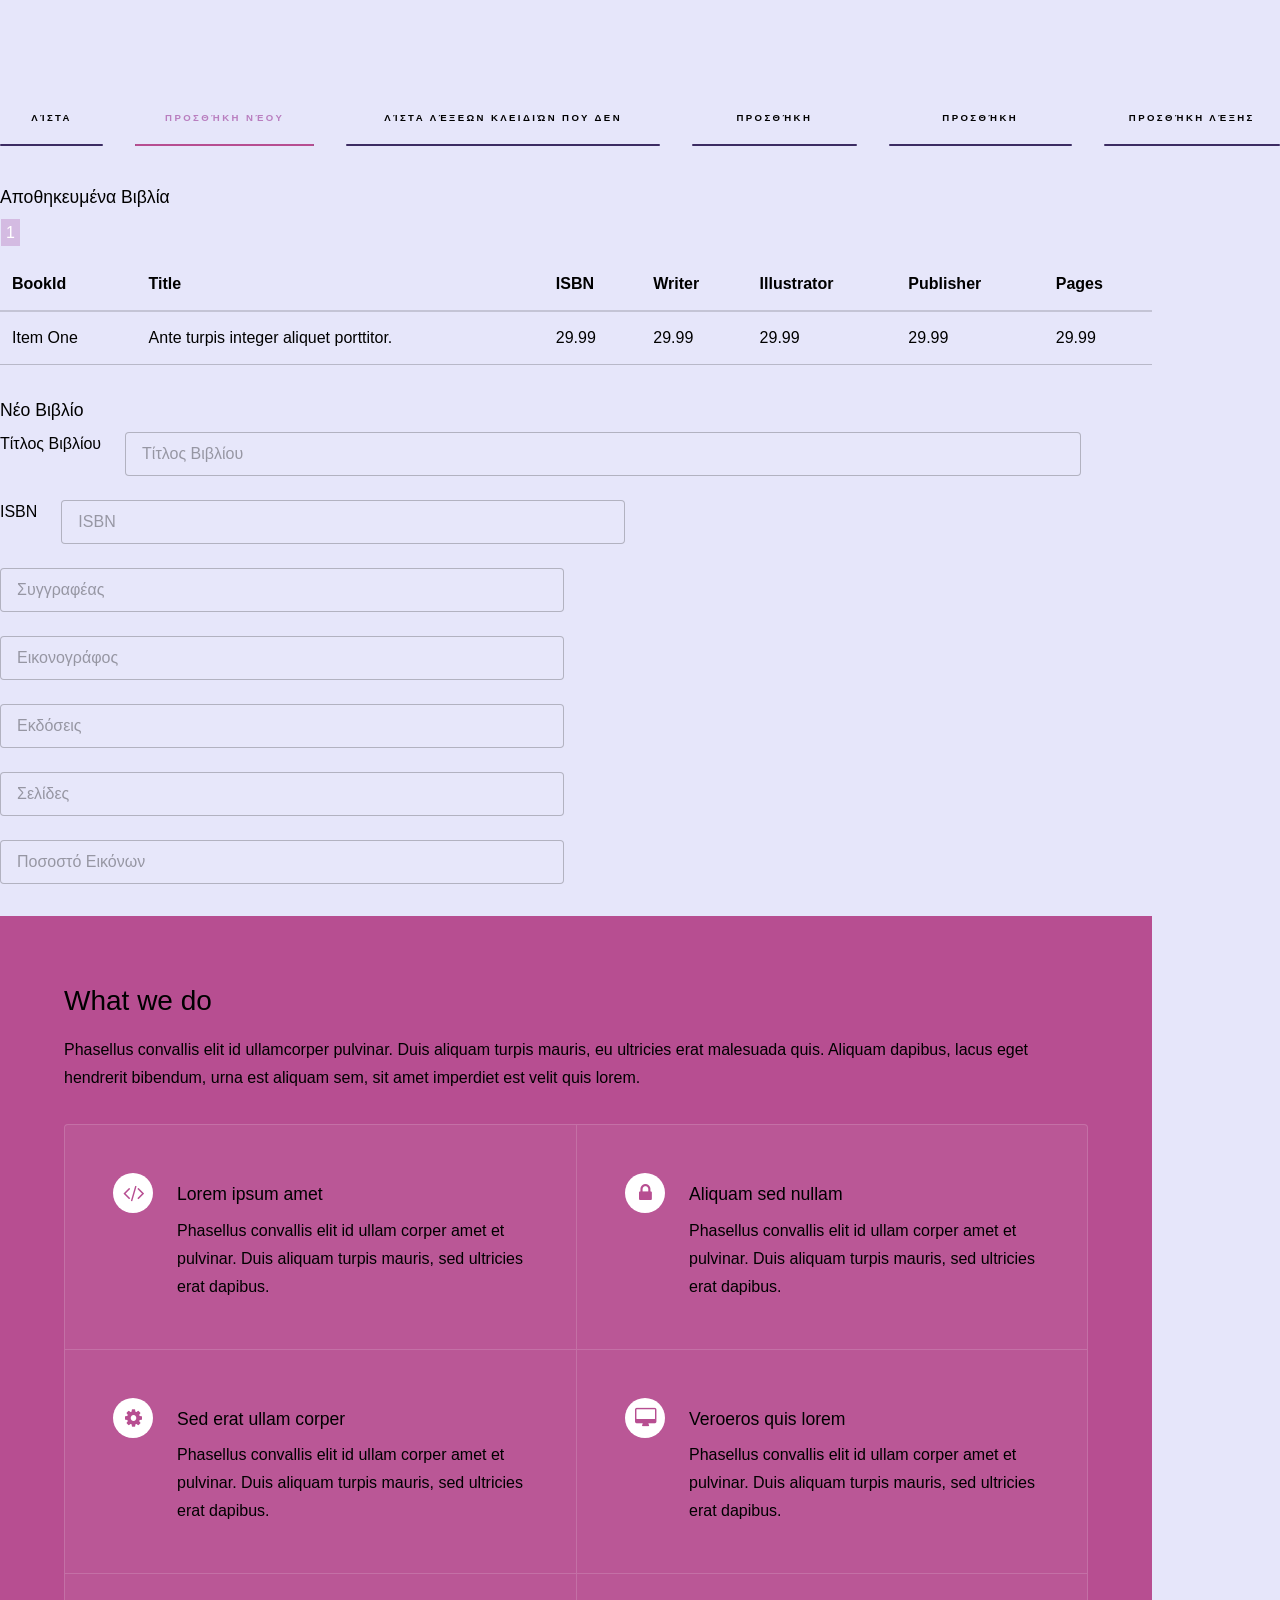
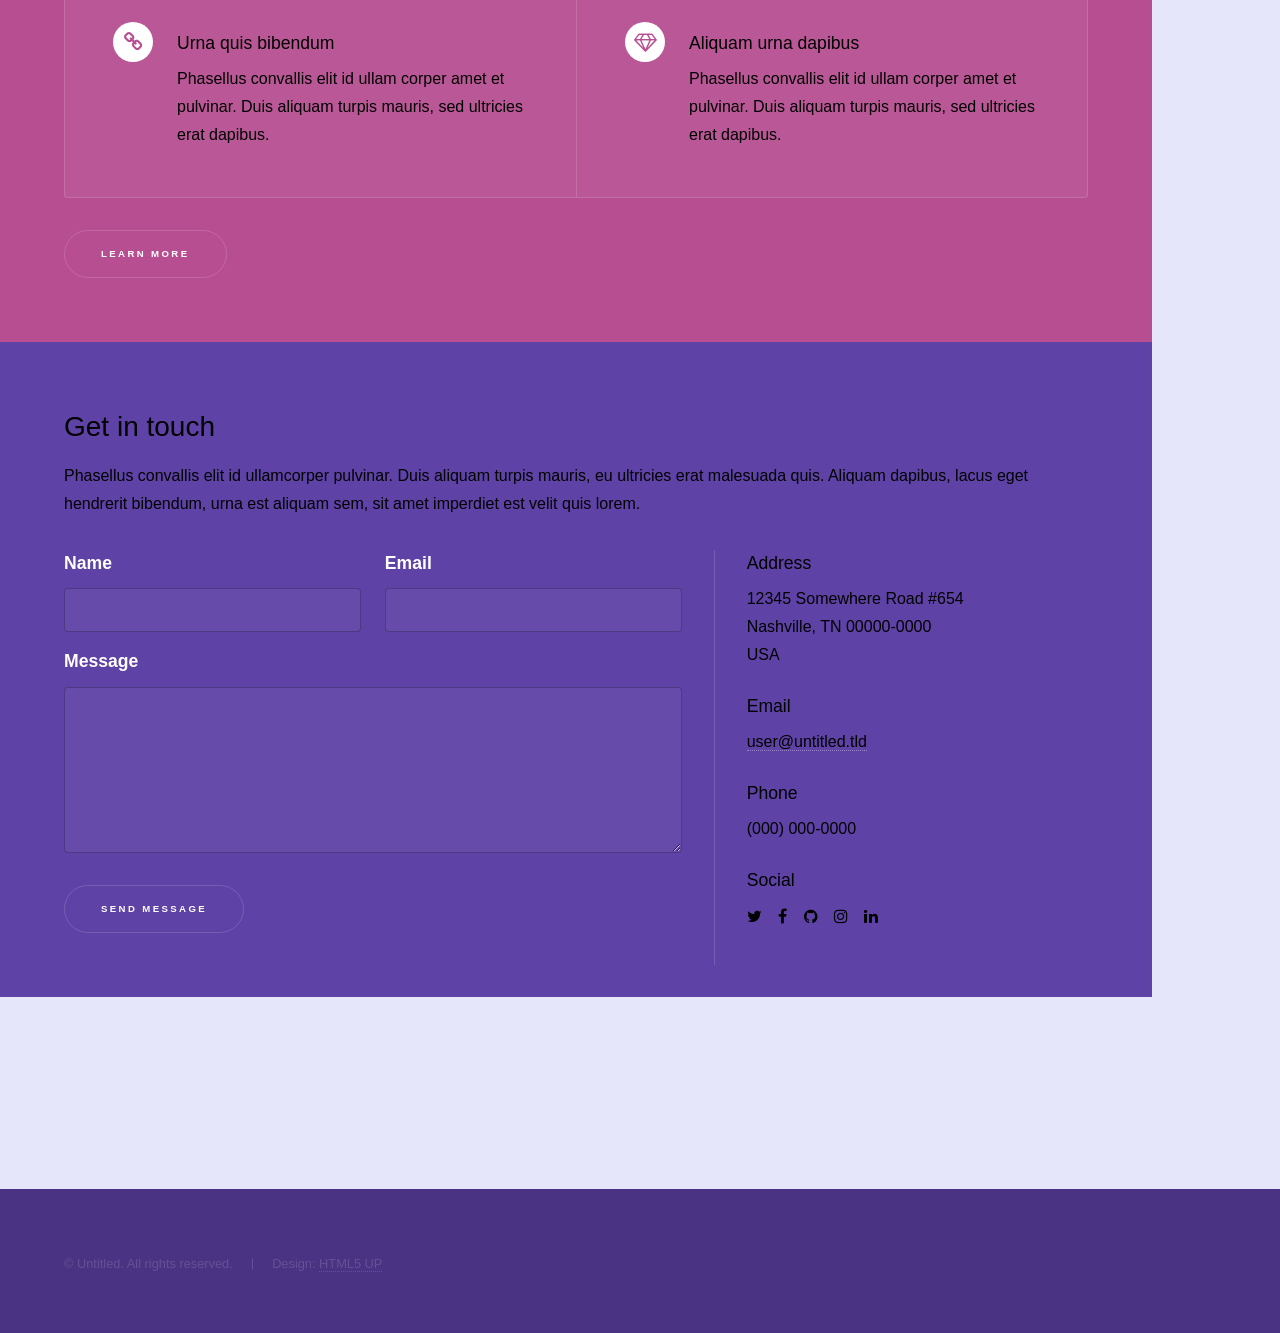
<file: admin/index.html>
<!DOCTYPE HTML>
<!--
	Hyperspace by HTML5 UP
	html5up.net | @ajlkn
	Free for personal and commercial use under the CCA 3.0 license (html5up.net/license)
-->
<html>
	<head>
		<title>Hyperspace by HTML5 UP</title>
		<meta charset="utf-8" />
		<meta name="viewport" content="width=device-width, initial-scale=1" />
		<!--[if lte IE 8]><script src="assets/js/ie/html5shiv.js"></script><![endif]-->
		<link rel="stylesheet" href="assets/css/main.css" />
		<!--[if lte IE 9]><link rel="stylesheet" href="assets/css/ie9.css" /><![endif]-->
		<!--[if lte IE 8]><link rel="stylesheet" href="assets/css/ie8.css" /><![endif]-->
		<script src="https://ajax.googleapis.com/ajax/libs/jquery/1.12.2/jquery.min.js"></script>
		<script src="assets/js/dataTables.js"></script>
		<script> 
		    $(function(){
		      $("#new_book").load("book_form.html"); 
		    });
	    </script> 
	</head>
	<body>

		<!-- Sidebar -->
			<section id="sidebar">
				<div class="inner">
					<nav>
						<ul>
							<li><a href="#list_of_books">Λίστα Βιβλίων</a></li>
							<li><a href="#new_book">Προσθήκη Νέου Βιβλίου</a></li>
							<li><a href="#two">Λίστα Λέξεων Κλειδιών που δεν βρέθηκαν</a></li>
							<li><a href="#three">Προσθήκη Κατηγορίας</a></li>
							<li><a href="#four">Προσθήκη Υποατηγορίας</a></li>
							<li><a href="#five">Προσθήκη Λέξης Κλειδί</a></li>

						</ul>
					</nav>
				</div>
			</section>

		<!-- Wrapper -->
			<div id="wrapper">

				<!-- Λίστα Βιλίων -->
				<!--<section id="intro" class="wrapper style1 fullscreen fade-up">-->
					<!--<div class="inner">-->
						<!--<h1>Hyperspace</h1>-->
						<!--<p>Just another fine responsive site template designed by <a href="http://html5up.net">HTML5 UP</a><br />-->
							<!--and released for free under the <a href="http://html5up.net/license">Creative Commons</a>.</p>-->
						<!--<ul class="actions">-->
							<!--<li><a href="#one" class="button scrolly">Learn more</a></li>-->
						<!--</ul>-->
					<!--</div>-->
				<!--</section>-->
				<section id="list_of_books" class="list_of_books">
					<h3>Αποθηκευμένα Βιβλία</h3>
					<div class="table-wrapper">
						<table class="paginated">
							<thead>
							<tr>
								<th>BookId</th>
								<th>Title</th>
								<th>ISBN</th>
								<th>Writer</th>
								<th>Illustrator</th>
								<th>Publisher</th>
								<th>Pages</th>
							</tr>
							</thead>
							<tbody>
							<tr onclick="PostData();">
								<td>Item One</td>
								<td>Ante turpis integer aliquet porttitor.</td>
								<td>29.99</td>
								<td>29.99</td>
								<td>29.99</td>
								<td>29.99</td>
								<td>29.99</td>
							</tr>

							</tbody>
							<tfoot>

							</tfoot>
						</table>
					</div>
				</section>

				<!-- One -->
					<section id="new_book" class="wrapper style2 spotlights">
						
					</section>

				<!-- Two -->
					<section id="two" class="wrapper style3 fade-up">
						<div class="inner">
							<h2>What we do</h2>
							<p>Phasellus convallis elit id ullamcorper pulvinar. Duis aliquam turpis mauris, eu ultricies erat malesuada quis. Aliquam dapibus, lacus eget hendrerit bibendum, urna est aliquam sem, sit amet imperdiet est velit quis lorem.</p>
							<div class="features">
								<section>
									<span class="icon major fa-code"></span>
									<h3>Lorem ipsum amet</h3>
									<p>Phasellus convallis elit id ullam corper amet et pulvinar. Duis aliquam turpis mauris, sed ultricies erat dapibus.</p>
								</section>
								<section>
									<span class="icon major fa-lock"></span>
									<h3>Aliquam sed nullam</h3>
									<p>Phasellus convallis elit id ullam corper amet et pulvinar. Duis aliquam turpis mauris, sed ultricies erat dapibus.</p>
								</section>
								<section>
									<span class="icon major fa-cog"></span>
									<h3>Sed erat ullam corper</h3>
									<p>Phasellus convallis elit id ullam corper amet et pulvinar. Duis aliquam turpis mauris, sed ultricies erat dapibus.</p>
								</section>
								<section>
									<span class="icon major fa-desktop"></span>
									<h3>Veroeros quis lorem</h3>
									<p>Phasellus convallis elit id ullam corper amet et pulvinar. Duis aliquam turpis mauris, sed ultricies erat dapibus.</p>
								</section>
								<section>
									<span class="icon major fa-chain"></span>
									<h3>Urna quis bibendum</h3>
									<p>Phasellus convallis elit id ullam corper amet et pulvinar. Duis aliquam turpis mauris, sed ultricies erat dapibus.</p>
								</section>
								<section>
									<span class="icon major fa-diamond"></span>
									<h3>Aliquam urna dapibus</h3>
									<p>Phasellus convallis elit id ullam corper amet et pulvinar. Duis aliquam turpis mauris, sed ultricies erat dapibus.</p>
								</section>
							</div>
							<ul class="actions">
								<li><a href="#" class="button">Learn more</a></li>
							</ul>
						</div>
					</section>

				<!-- Three -->
					<section id="three" class="wrapper style1 fade-up">
						<div class="inner">
							<h2>Get in touch</h2>
							<p>Phasellus convallis elit id ullamcorper pulvinar. Duis aliquam turpis mauris, eu ultricies erat malesuada quis. Aliquam dapibus, lacus eget hendrerit bibendum, urna est aliquam sem, sit amet imperdiet est velit quis lorem.</p>
							<div class="split style1">
								<section>
									<form method="post" action="#">
										<div class="field half first">
											<label for="name">Name</label>
											<input type="text" name="name" id="name" />
										</div>
										<div class="field half">
											<label for="email">Email</label>
											<input type="text" name="email" id="email" />
										</div>
										<div class="field">
											<label for="message">Message</label>
											<textarea name="message" id="message" rows="5"></textarea>
										</div>
										<ul class="actions">
											<li><a href="" class="button submit">Send Message</a></li>
										</ul>
									</form>
								</section>
								<section>
									<ul class="contact">
										<li>
											<h3>Address</h3>
											<span>12345 Somewhere Road #654<br />
											Nashville, TN 00000-0000<br />
											USA</span>
										</li>
										<li>
											<h3>Email</h3>
											<a href="#">user@untitled.tld</a>
										</li>
										<li>
											<h3>Phone</h3>
											<span>(000) 000-0000</span>
										</li>
										<li>
											<h3>Social</h3>
											<ul class="icons">
												<li><a href="#" class="fa-twitter"><span class="label">Twitter</span></a></li>
												<li><a href="#" class="fa-facebook"><span class="label">Facebook</span></a></li>
												<li><a href="#" class="fa-github"><span class="label">GitHub</span></a></li>
												<li><a href="#" class="fa-instagram"><span class="label">Instagram</span></a></li>
												<li><a href="#" class="fa-linkedin"><span class="label">LinkedIn</span></a></li>
											</ul>
										</li>
									</ul>
								</section>
							</div>
						</div>
					</section>

			</div>

		<!-- Footer -->
			<footer id="footer" class="wrapper style1-alt">
				<div class="inner">
					<ul class="menu">
						<li>&copy; Untitled. All rights reserved.</li><li>Design: <a href="http://html5up.net">HTML5 UP</a></li>
					</ul>
				</div>
			</footer>

		<!-- Scripts -->
			<script src="assets/js/jquery.min.js"></script>
			<script src="assets/js/jquery.scrollex.min.js"></script>
			<script src="assets/js/jquery.scrolly.min.js"></script>
			<script src="assets/js/skel.min.js"></script>
			<script src="assets/js/util.js"></script>
			<!--[if lte IE 8]><script src="assets/js/ie/respond.min.js"></script><![endif]-->
			<script src="assets/js/main.js"></script>

	</body>
</html>
</file>
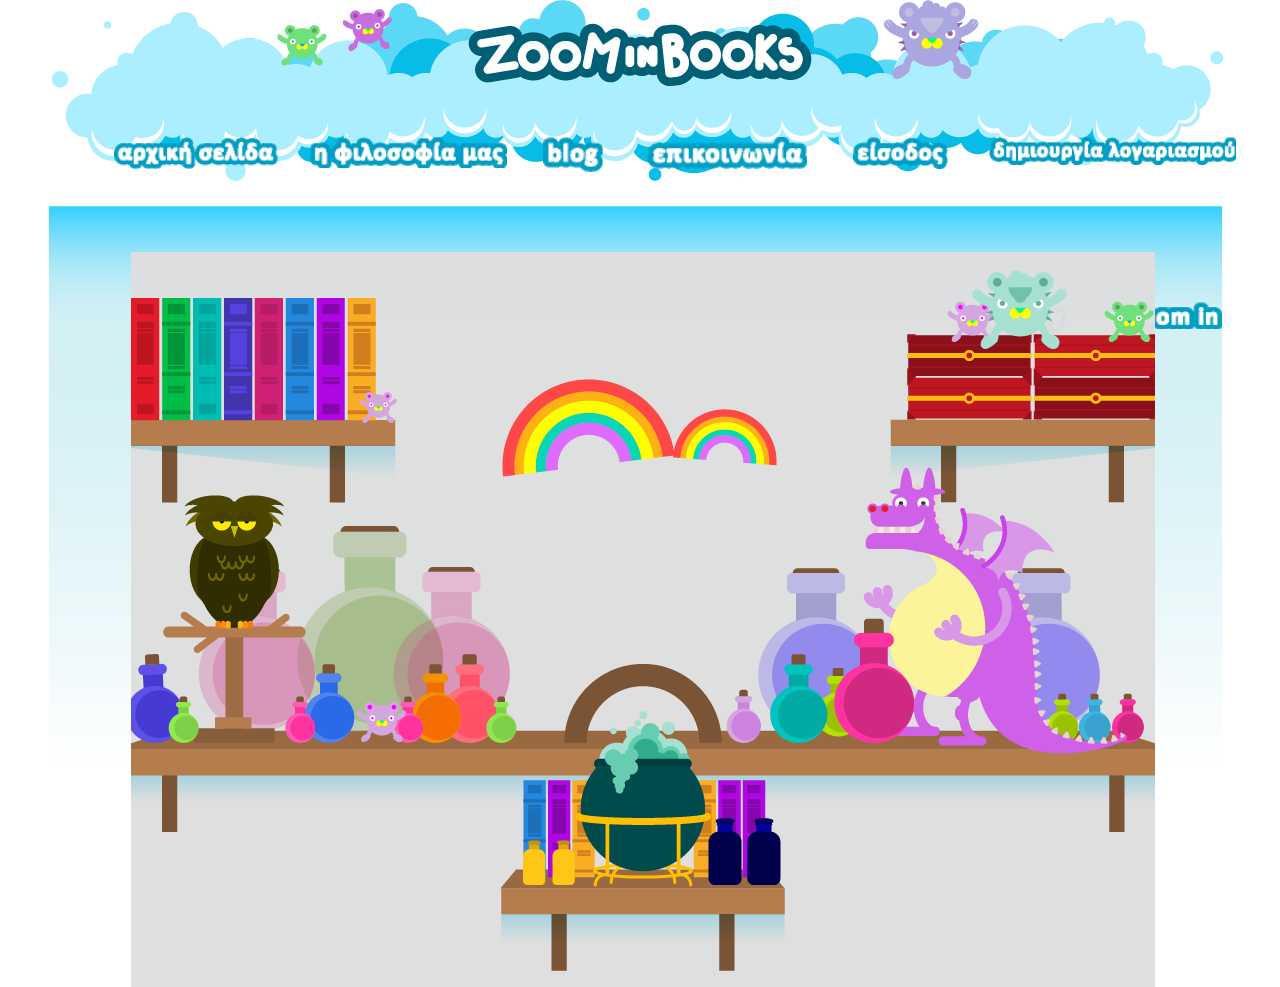
<file: user/new_attemp/index.html>
<!doctype html>
<html>
<head>
  <meta charset="utf-8">
  <meta name="viewport" content="initial-scale=1.0">
  <title>index</title>
  <link rel="stylesheet" href="css/standardize.css">
  <link rel="stylesheet" href="css/index-grid.css">
  <link rel="stylesheet" href="css/index.css">
</head>
<body class="body page-index clearfix">
  <div id="header" class="element _container clearfix">
    <img id="home" class="image image-1" src="images/1_HomePage-164x32.png" data-rimage data-src="images/1_HomePage-164x32.png">
    <img id="phyl" class="image image-2" src="images/2_OurPhilosophy-197x31.png" data-rimage data-src="images/2_OurPhilosophy-197x31.png">
    <img id="blog" class="image image-3" src="images/3_Blog-60x35.png" data-rimage data-src="images/3_Blog-60x35.png">
    <img id="contact" class="image image-4" src="images/4_Communicate-160x32.png" data-rimage data-src="images/4_Communicate-160x32.png">
    <img id="login" class="image image-5" src="images/5_LogIn-95x32.png" data-rimage data-src="images/5_LogIn-95x32.png">
    <img id="create" class="image image-6" src="images/6_CreateAccount-247x28.png" data-rimage data-src="images/6_CreateAccount-247x28.png">
    <img id="gallery" class="image image-7" src="images/7_Gallery-83x32.png" data-rimage data-src="images/7_Gallery-83x32.png">
    <img id="zoomin" class="image image-8" src="images/8_ZoomIn-95x27.png" data-rimage data-src="images/8_ZoomIn-95x27.png">
  </div>
  <div id="main" class="element _element"></div>

  <script src="js/jquery-min.js"></script>
  <script src="js/rimages.js"></script>
</body>
</html>
</file>
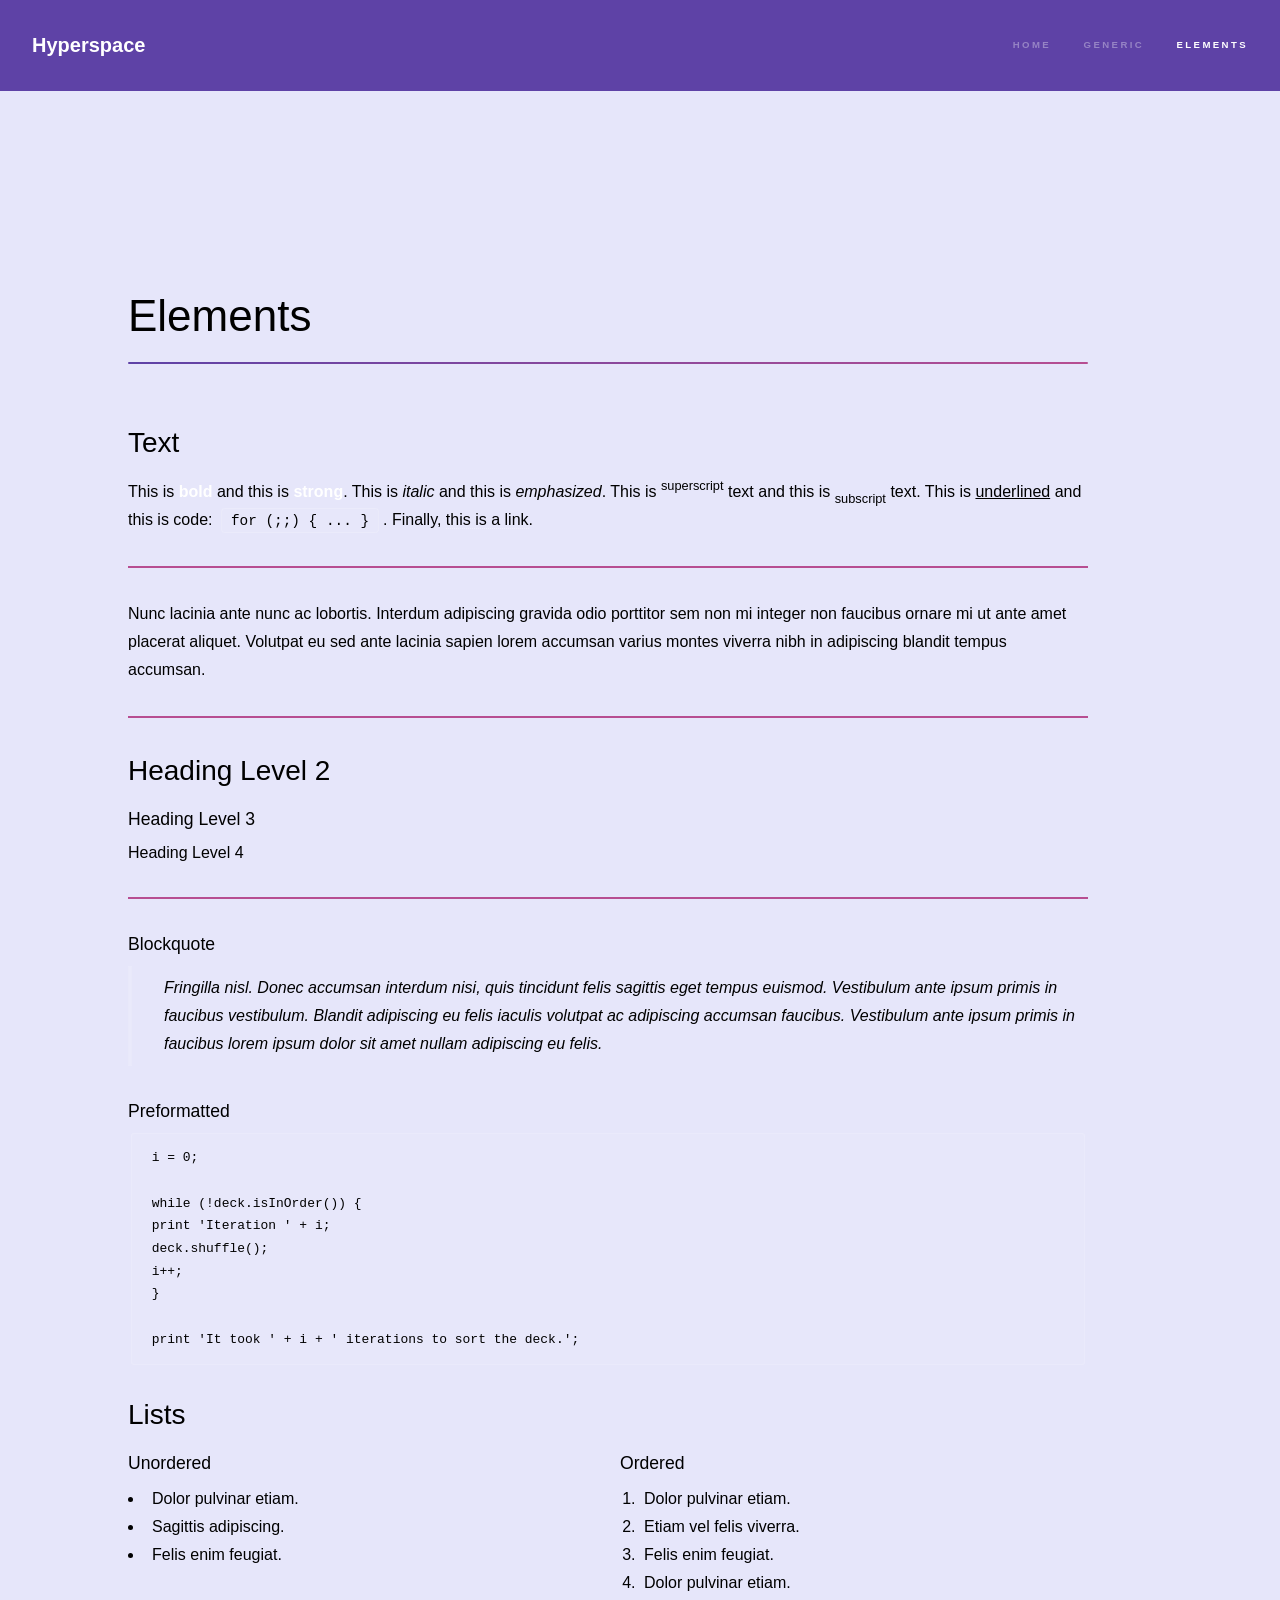
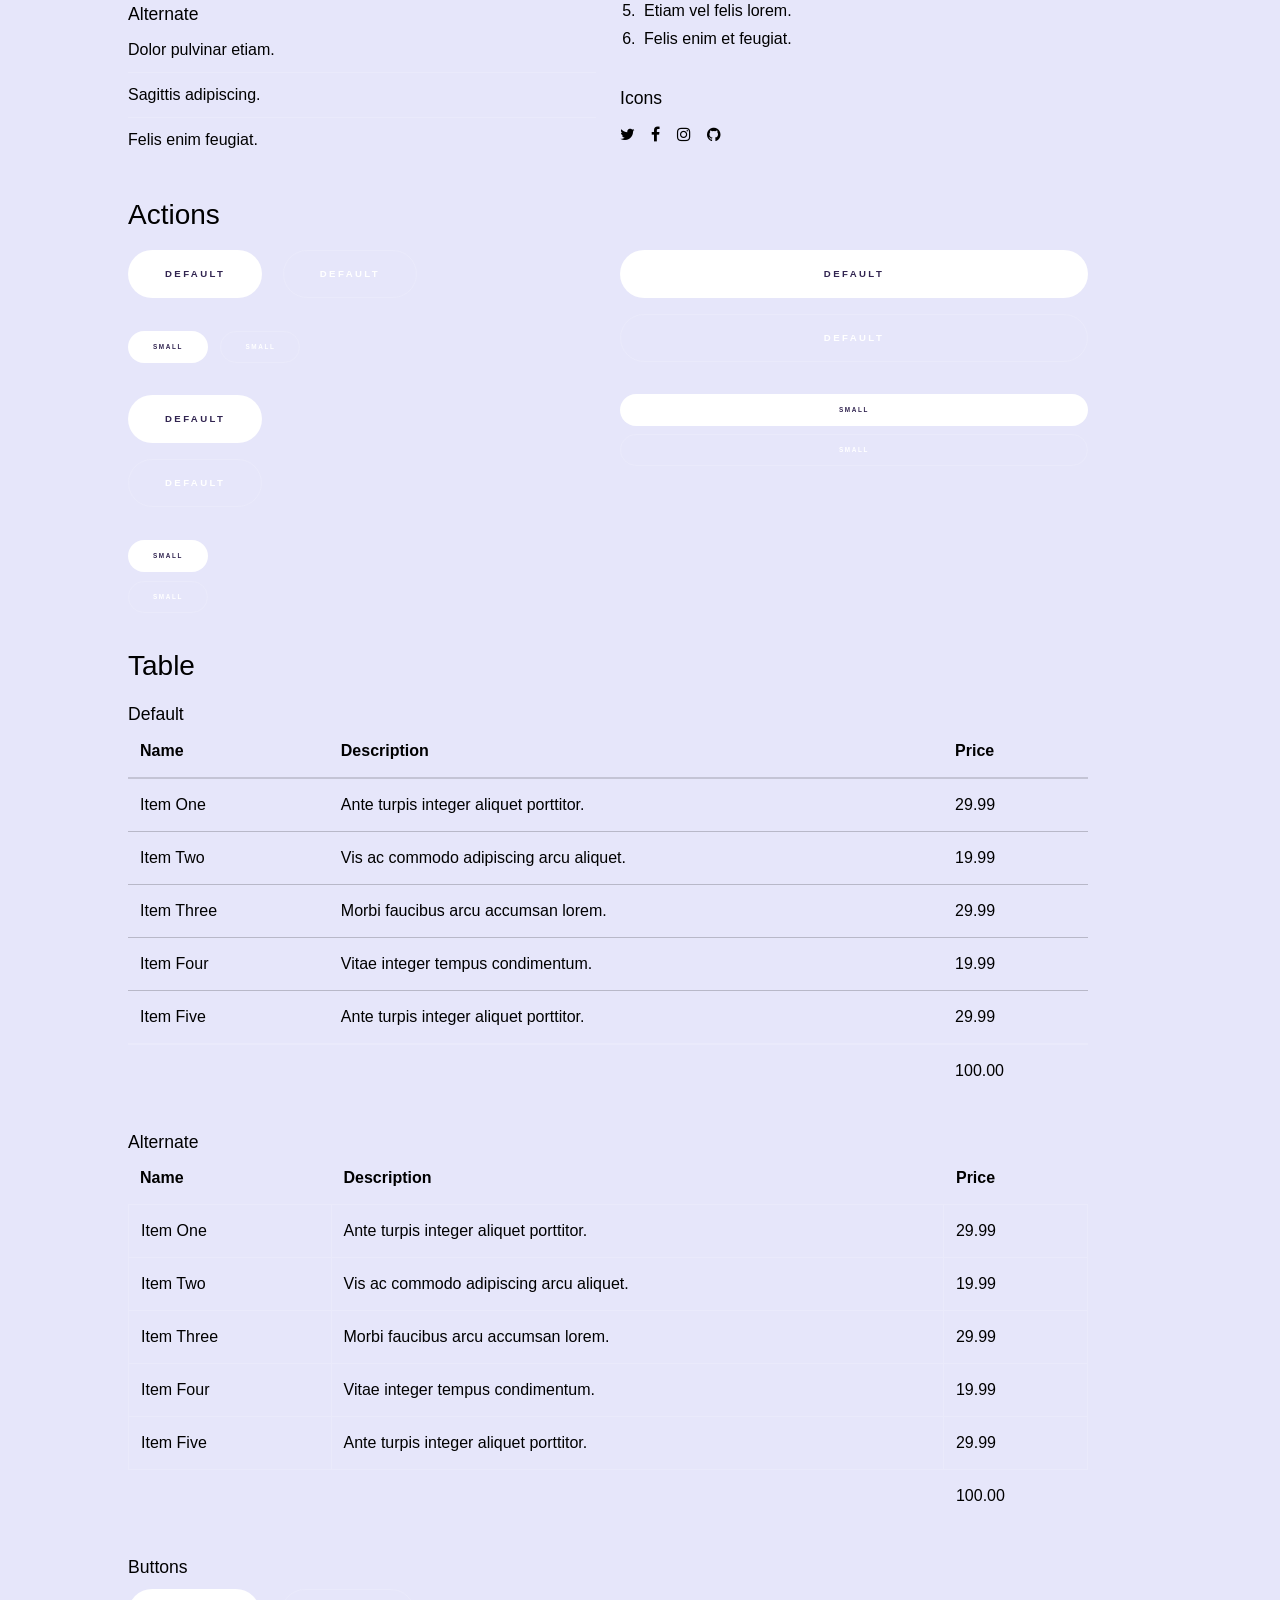
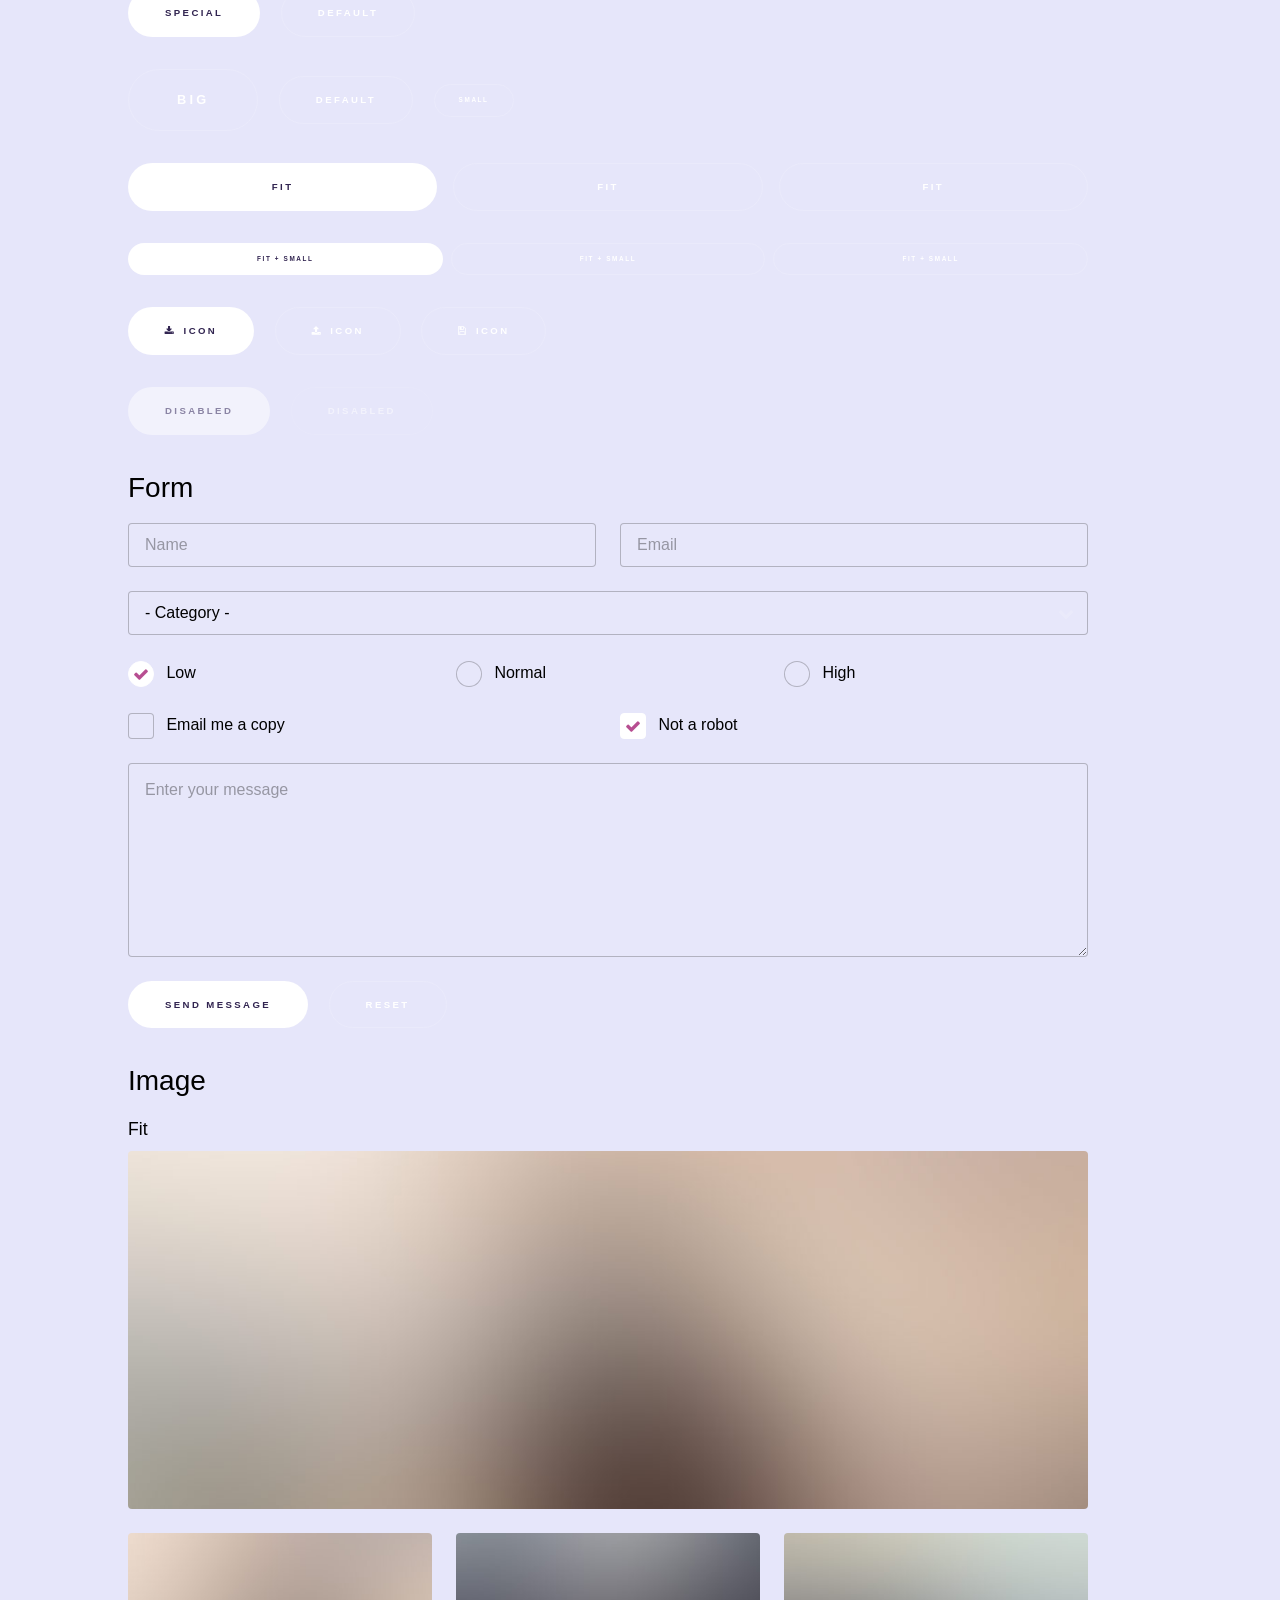
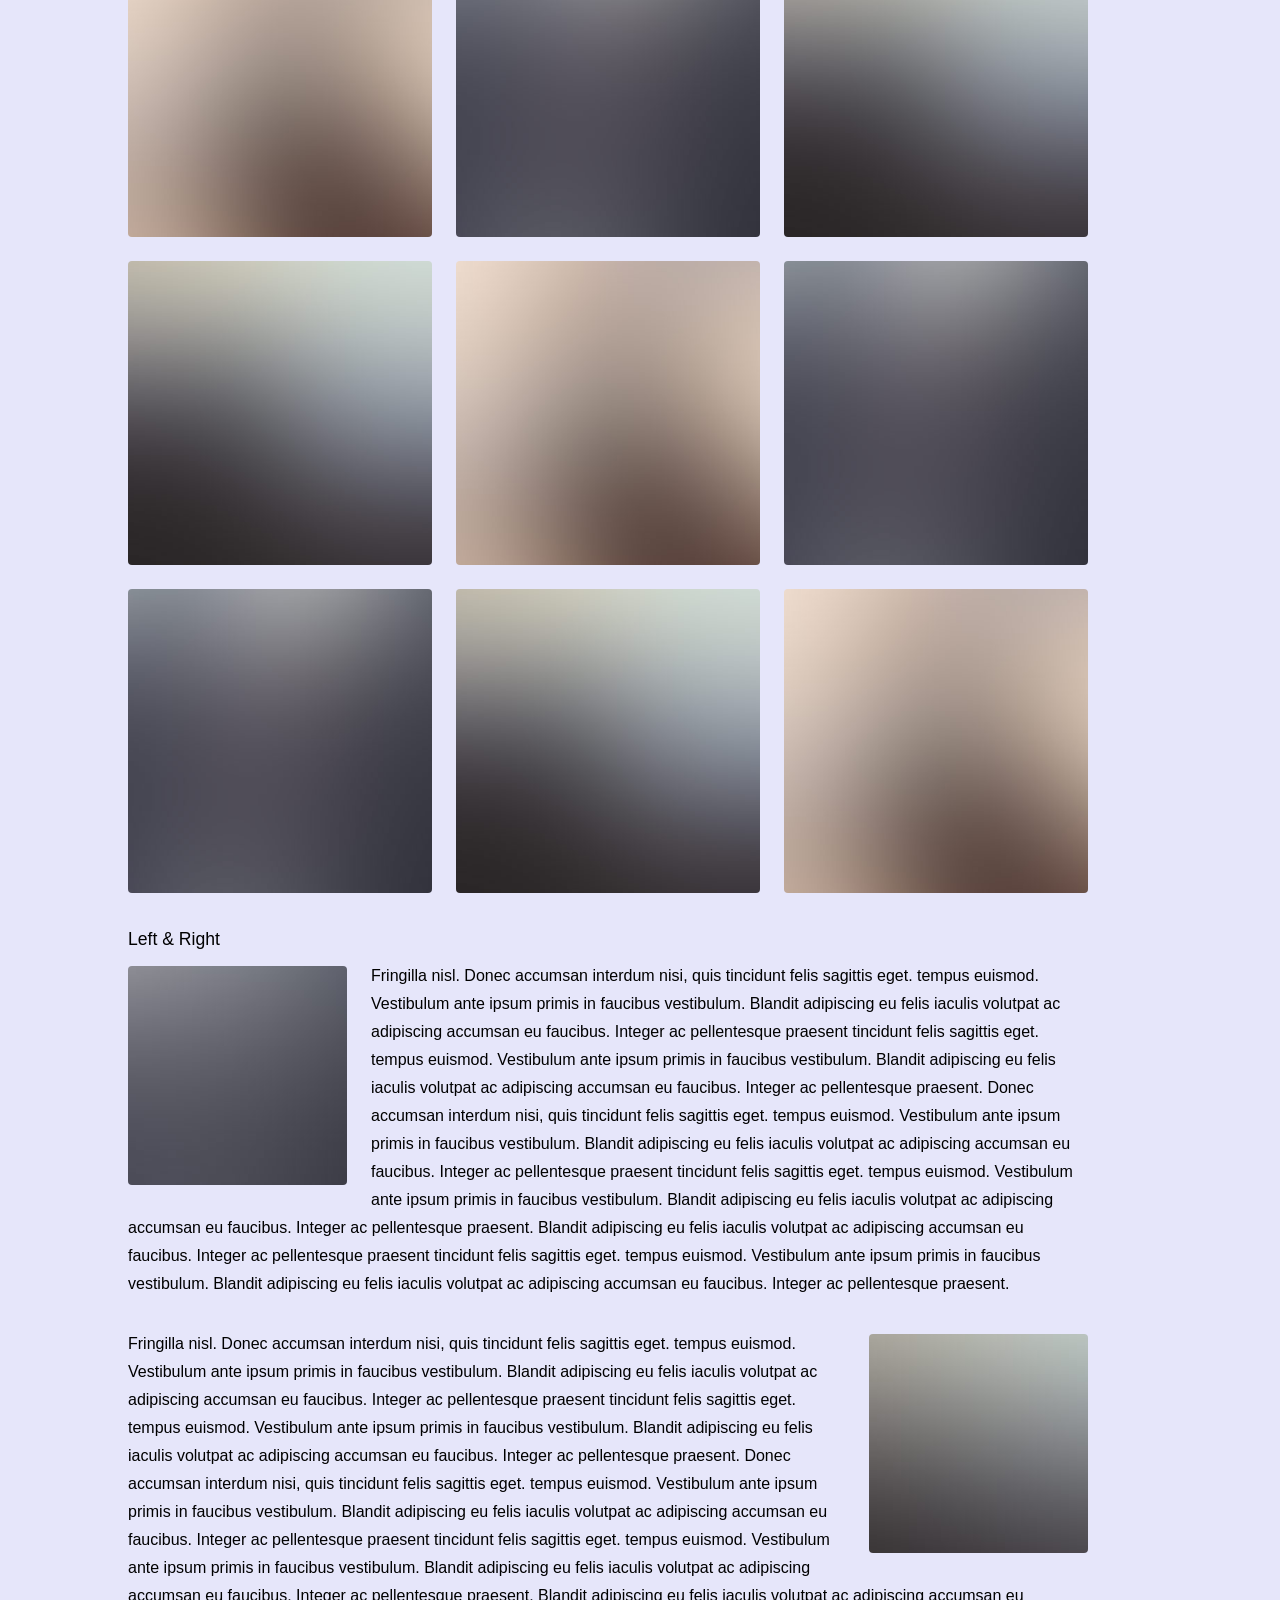
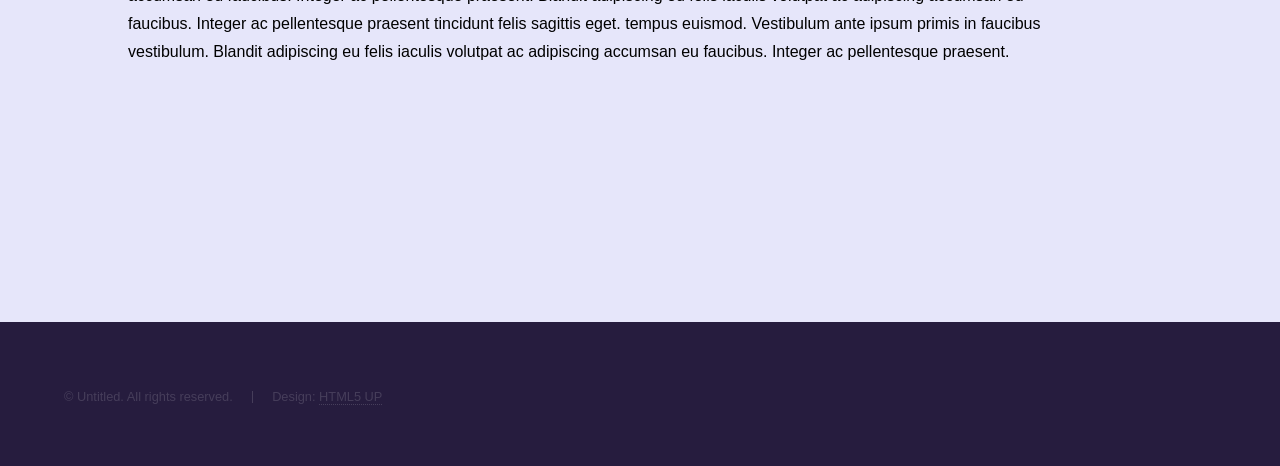
<file: admin/elements.html>
<!DOCTYPE HTML>
<!--
	Hyperspace by HTML5 UP
	html5up.net | @ajlkn
	Free for personal and commercial use under the CCA 3.0 license (html5up.net/license)
-->
<html>
	<head>
		<title>Elements - Hyperspace by HTML5 UP</title>
		<meta charset="utf-8" />
		<meta name="viewport" content="width=device-width, initial-scale=1" />
		<!--[if lte IE 8]><script src="assets/js/ie/html5shiv.js"></script><![endif]-->
		<link rel="stylesheet" href="assets/css/main.css" />
		<!--[if lte IE 9]><link rel="stylesheet" href="assets/css/ie9.css" /><![endif]-->
		<!--[if lte IE 8]><link rel="stylesheet" href="assets/css/ie8.css" /><![endif]-->
	</head>
	<body>

		<!-- Header -->
			<header id="header">
				<a href="index.html" class="title">Hyperspace</a>
				<nav>
					<ul>
						<li><a href="index.html">Home</a></li>
						<li><a href="generic.html">Generic</a></li>
						<li><a href="elements.html"  class="active">Elements</a></li>
					</ul>
				</nav>
			</header>

		<!-- Wrapper -->
			<div id="wrapper">

				<!-- Main -->
					<section id="main" class="wrapper">
						<div class="inner">
							<h1 class="major">Elements</h1>

							<!-- Text -->
								<section>
									<h2>Text</h2>
									<p>This is <b>bold</b> and this is <strong>strong</strong>. This is <i>italic</i> and this is <em>emphasized</em>.
									This is <sup>superscript</sup> text and this is <sub>subscript</sub> text.
									This is <u>underlined</u> and this is code: <code>for (;;) { ... }</code>. Finally, <a href="#">this is a link</a>.</p>
									<hr />
									<p>Nunc lacinia ante nunc ac lobortis. Interdum adipiscing gravida odio porttitor sem non mi integer non faucibus ornare mi ut ante amet placerat aliquet. Volutpat eu sed ante lacinia sapien lorem accumsan varius montes viverra nibh in adipiscing blandit tempus accumsan.</p>
									<hr />
									<h2>Heading Level 2</h2>
									<h3>Heading Level 3</h3>
									<h4>Heading Level 4</h4>
									<hr />
									<h3>Blockquote</h3>
									<blockquote>Fringilla nisl. Donec accumsan interdum nisi, quis tincidunt felis sagittis eget tempus euismod. Vestibulum ante ipsum primis in faucibus vestibulum. Blandit adipiscing eu felis iaculis volutpat ac adipiscing accumsan faucibus. Vestibulum ante ipsum primis in faucibus lorem ipsum dolor sit amet nullam adipiscing eu felis.</blockquote>
									<h3>Preformatted</h3>
									<pre><code>i = 0;

while (!deck.isInOrder()) {
print 'Iteration ' + i;
deck.shuffle();
i++;
}

print 'It took ' + i + ' iterations to sort the deck.';</code></pre>
								</section>

							<!-- Lists -->
								<section>
									<h2>Lists</h2>
									<div class="row">
										<div class="6u 12u$(medium)">
											<h3>Unordered</h3>
											<ul>
												<li>Dolor pulvinar etiam.</li>
												<li>Sagittis adipiscing.</li>
												<li>Felis enim feugiat.</li>
											</ul>
											<h3>Alternate</h3>
											<ul class="alt">
												<li>Dolor pulvinar etiam.</li>
												<li>Sagittis adipiscing.</li>
												<li>Felis enim feugiat.</li>
											</ul>
										</div>
										<div class="6u$ 12u$(medium)">
											<h3>Ordered</h3>
											<ol>
												<li>Dolor pulvinar etiam.</li>
												<li>Etiam vel felis viverra.</li>
												<li>Felis enim feugiat.</li>
												<li>Dolor pulvinar etiam.</li>
												<li>Etiam vel felis lorem.</li>
												<li>Felis enim et feugiat.</li>
											</ol>
											<h3>Icons</h3>
											<ul class="icons">
												<li><a href="#" class="icon fa-twitter"><span class="label">Twitter</span></a></li>
												<li><a href="#" class="icon fa-facebook"><span class="label">Facebook</span></a></li>
												<li><a href="#" class="icon fa-instagram"><span class="label">Instagram</span></a></li>
												<li><a href="#" class="icon fa-github"><span class="label">Github</span></a></li>
											</ul>
										</div>
									</div>
									<h2>Actions</h2>
									<div class="row">
										<div class="6u 12u$(medium)">
											<ul class="actions">
												<li><a href="#" class="button special">Default</a></li>
												<li><a href="#" class="button">Default</a></li>
											</ul>
											<ul class="actions small">
												<li><a href="#" class="button special small">Small</a></li>
												<li><a href="#" class="button small">Small</a></li>
											</ul>
											<ul class="actions vertical">
												<li><a href="#" class="button special">Default</a></li>
												<li><a href="#" class="button">Default</a></li>
											</ul>
											<ul class="actions vertical small">
												<li><a href="#" class="button special small">Small</a></li>
												<li><a href="#" class="button small">Small</a></li>
											</ul>
										</div>
										<div class="6u 12u$(medium)">
											<ul class="actions vertical">
												<li><a href="#" class="button special fit">Default</a></li>
												<li><a href="#" class="button fit">Default</a></li>
											</ul>
											<ul class="actions vertical small">
												<li><a href="#" class="button special small fit">Small</a></li>
												<li><a href="#" class="button small fit">Small</a></li>
											</ul>
										</div>
									</div>
								</section>

							<!-- Table -->
								<section>
									<h2>Table</h2>
									<h3>Default</h3>
									<div class="table-wrapper">
										<table>
											<thead>
												<tr>
													<th>Name</th>
													<th>Description</th>
													<th>Price</th>
												</tr>
											</thead>
											<tbody>
												<tr>
													<td>Item One</td>
													<td>Ante turpis integer aliquet porttitor.</td>
													<td>29.99</td>
												</tr>
												<tr>
													<td>Item Two</td>
													<td>Vis ac commodo adipiscing arcu aliquet.</td>
													<td>19.99</td>
												</tr>
												<tr>
													<td>Item Three</td>
													<td> Morbi faucibus arcu accumsan lorem.</td>
													<td>29.99</td>
												</tr>
												<tr>
													<td>Item Four</td>
													<td>Vitae integer tempus condimentum.</td>
													<td>19.99</td>
												</tr>
												<tr>
													<td>Item Five</td>
													<td>Ante turpis integer aliquet porttitor.</td>
													<td>29.99</td>
												</tr>
											</tbody>
											<tfoot>
												<tr>
													<td colspan="2"></td>
													<td>100.00</td>
												</tr>
											</tfoot>
										</table>
									</div>

									<h3>Alternate</h3>
									<div class="table-wrapper">
										<table class="alt">
											<thead>
												<tr>
													<th>Name</th>
													<th>Description</th>
													<th>Price</th>
												</tr>
											</thead>
											<tbody>
												<tr>
													<td>Item One</td>
													<td>Ante turpis integer aliquet porttitor.</td>
													<td>29.99</td>
												</tr>
												<tr>
													<td>Item Two</td>
													<td>Vis ac commodo adipiscing arcu aliquet.</td>
													<td>19.99</td>
												</tr>
												<tr>
													<td>Item Three</td>
													<td> Morbi faucibus arcu accumsan lorem.</td>
													<td>29.99</td>
												</tr>
												<tr>
													<td>Item Four</td>
													<td>Vitae integer tempus condimentum.</td>
													<td>19.99</td>
												</tr>
												<tr>
													<td>Item Five</td>
													<td>Ante turpis integer aliquet porttitor.</td>
													<td>29.99</td>
												</tr>
											</tbody>
											<tfoot>
												<tr>
													<td colspan="2"></td>
													<td>100.00</td>
												</tr>
											</tfoot>
										</table>
									</div>
								</section>

							<!-- Buttons -->
								<section>
									<h3>Buttons</h3>
									<ul class="actions">
										<li><a href="#" class="button special">Special</a></li>
										<li><a href="#" class="button">Default</a></li>
									</ul>
									<ul class="actions">
										<li><a href="#" class="button big">Big</a></li>
										<li><a href="#" class="button">Default</a></li>
										<li><a href="#" class="button small">Small</a></li>
									</ul>
									<ul class="actions fit">
										<li><a href="#" class="button special fit">Fit</a></li>
										<li><a href="#" class="button fit">Fit</a></li>
										<li><a href="#" class="button fit">Fit</a></li>
									</ul>
									<ul class="actions fit small">
										<li><a href="#" class="button special fit small">Fit + Small</a></li>
										<li><a href="#" class="button fit small">Fit + Small</a></li>
										<li><a href="#" class="button fit small">Fit + Small</a></li>
									</ul>
									<ul class="actions">
										<li><a href="#" class="button special icon fa-download">Icon</a></li>
										<li><a href="#" class="button icon fa-upload">Icon</a></li>
										<li><a href="#" class="button icon fa-save">Icon</a></li>
									</ul>
									<ul class="actions">
										<li><span class="button special disabled">Disabled</span></li>
										<li><span class="button disabled">Disabled</span></li>
									</ul>
								</section>

							<!-- Form -->
								<section>
									<h2>Form</h2>
									<form method="post" action="#">
										<div class="row uniform">
											<div class="6u 12u$(xsmall)">
												<input type="text" name="demo-name" id="demo-name" value="" placeholder="Name" />
											</div>
											<div class="6u$ 12u$(xsmall)">
												<input type="email" name="demo-email" id="demo-email" value="" placeholder="Email" />
											</div>
											<div class="12u$">
												<div class="select-wrapper">
													<select name="demo-category" id="demo-category">
														<option value="">- Category -</option>
														<option value="1">Manufacturing</option>
														<option value="1">Shipping</option>
														<option value="1">Administration</option>
														<option value="1">Human Resources</option>
													</select>
												</div>
											</div>
											<div class="4u 12u$(small)">
												<input type="radio" id="demo-priority-low" name="demo-priority" checked>
												<label for="demo-priority-low">Low</label>
											</div>
											<div class="4u 12u$(small)">
												<input type="radio" id="demo-priority-normal" name="demo-priority">
												<label for="demo-priority-normal">Normal</label>
											</div>
											<div class="4u$ 12u$(small)">
												<input type="radio" id="demo-priority-high" name="demo-priority">
												<label for="demo-priority-high">High</label>
											</div>
											<div class="6u 12u$(small)">
												<input type="checkbox" id="demo-copy" name="demo-copy">
												<label for="demo-copy">Email me a copy</label>
											</div>
											<div class="6u$ 12u$(small)">
												<input type="checkbox" id="demo-human" name="demo-human" checked>
												<label for="demo-human">Not a robot</label>
											</div>
											<div class="12u$">
												<textarea name="demo-message" id="demo-message" placeholder="Enter your message" rows="6"></textarea>
											</div>
											<div class="12u$">
												<ul class="actions">
													<li><input type="submit" value="Send Message" class="special" /></li>
													<li><input type="reset" value="Reset" /></li>
												</ul>
											</div>
										</div>
									</form>
								</section>

							<!-- Image -->
								<section>
									<h2>Image</h2>
									<h3>Fit</h3>
									<div class="box alt">
										<div class="row uniform">
											<div class="12u$"><span class="image fit"><img src="images/pic04.jpg" alt="" /></span></div>
											<div class="4u"><span class="image fit"><img src="images/pic01.jpg" alt="" /></span></div>
											<div class="4u"><span class="image fit"><img src="images/pic02.jpg" alt="" /></span></div>
											<div class="4u$"><span class="image fit"><img src="images/pic03.jpg" alt="" /></span></div>
											<div class="4u"><span class="image fit"><img src="images/pic03.jpg" alt="" /></span></div>
											<div class="4u"><span class="image fit"><img src="images/pic01.jpg" alt="" /></span></div>
											<div class="4u$"><span class="image fit"><img src="images/pic02.jpg" alt="" /></span></div>
											<div class="4u"><span class="image fit"><img src="images/pic02.jpg" alt="" /></span></div>
											<div class="4u"><span class="image fit"><img src="images/pic03.jpg" alt="" /></span></div>
											<div class="4u$"><span class="image fit"><img src="images/pic01.jpg" alt="" /></span></div>
										</div>
									</div>
									<h3>Left &amp; Right</h3>
									<p><span class="image left"><img src="images/pic05.jpg" alt="" /></span>Fringilla nisl. Donec accumsan interdum nisi, quis tincidunt felis sagittis eget. tempus euismod. Vestibulum ante ipsum primis in faucibus vestibulum. Blandit adipiscing eu felis iaculis volutpat ac adipiscing accumsan eu faucibus. Integer ac pellentesque praesent tincidunt felis sagittis eget. tempus euismod. Vestibulum ante ipsum primis in faucibus vestibulum. Blandit adipiscing eu felis iaculis volutpat ac adipiscing accumsan eu faucibus. Integer ac pellentesque praesent. Donec accumsan interdum nisi, quis tincidunt felis sagittis eget. tempus euismod. Vestibulum ante ipsum primis in faucibus vestibulum. Blandit adipiscing eu felis iaculis volutpat ac adipiscing accumsan eu faucibus. Integer ac pellentesque praesent tincidunt felis sagittis eget. tempus euismod. Vestibulum ante ipsum primis in faucibus vestibulum. Blandit adipiscing eu felis iaculis volutpat ac adipiscing accumsan eu faucibus. Integer ac pellentesque praesent. Blandit adipiscing eu felis iaculis volutpat ac adipiscing accumsan eu faucibus. Integer ac pellentesque praesent tincidunt felis sagittis eget. tempus euismod. Vestibulum ante ipsum primis in faucibus vestibulum. Blandit adipiscing eu felis iaculis volutpat ac adipiscing accumsan eu faucibus. Integer ac pellentesque praesent.</p>
									<p><span class="image right"><img src="images/pic06.jpg" alt="" /></span>Fringilla nisl. Donec accumsan interdum nisi, quis tincidunt felis sagittis eget. tempus euismod. Vestibulum ante ipsum primis in faucibus vestibulum. Blandit adipiscing eu felis iaculis volutpat ac adipiscing accumsan eu faucibus. Integer ac pellentesque praesent tincidunt felis sagittis eget. tempus euismod. Vestibulum ante ipsum primis in faucibus vestibulum. Blandit adipiscing eu felis iaculis volutpat ac adipiscing accumsan eu faucibus. Integer ac pellentesque praesent. Donec accumsan interdum nisi, quis tincidunt felis sagittis eget. tempus euismod. Vestibulum ante ipsum primis in faucibus vestibulum. Blandit adipiscing eu felis iaculis volutpat ac adipiscing accumsan eu faucibus. Integer ac pellentesque praesent tincidunt felis sagittis eget. tempus euismod. Vestibulum ante ipsum primis in faucibus vestibulum. Blandit adipiscing eu felis iaculis volutpat ac adipiscing accumsan eu faucibus. Integer ac pellentesque praesent. Blandit adipiscing eu felis iaculis volutpat ac adipiscing accumsan eu faucibus. Integer ac pellentesque praesent tincidunt felis sagittis eget. tempus euismod. Vestibulum ante ipsum primis in faucibus vestibulum. Blandit adipiscing eu felis iaculis volutpat ac adipiscing accumsan eu faucibus. Integer ac pellentesque praesent.</p>
								</section>

						</div>
					</section>

			</div>

		<!-- Footer -->
			<footer id="footer" class="wrapper alt">
				<div class="inner">
					<ul class="menu">
						<li>&copy; Untitled. All rights reserved.</li><li>Design: <a href="http://html5up.net">HTML5 UP</a></li>
					</ul>
				</div>
			</footer>

		<!-- Scripts -->
			<script src="assets/js/jquery.min.js"></script>
			<script src="assets/js/jquery.scrollex.min.js"></script>
			<script src="assets/js/jquery.scrolly.min.js"></script>
			<script src="assets/js/skel.min.js"></script>
			<script src="assets/js/util.js"></script>
			<!--[if lte IE 8]><script src="assets/js/ie/respond.min.js"></script><![endif]-->
			<script src="assets/js/main.js"></script>

	</body>
</html>
</file>
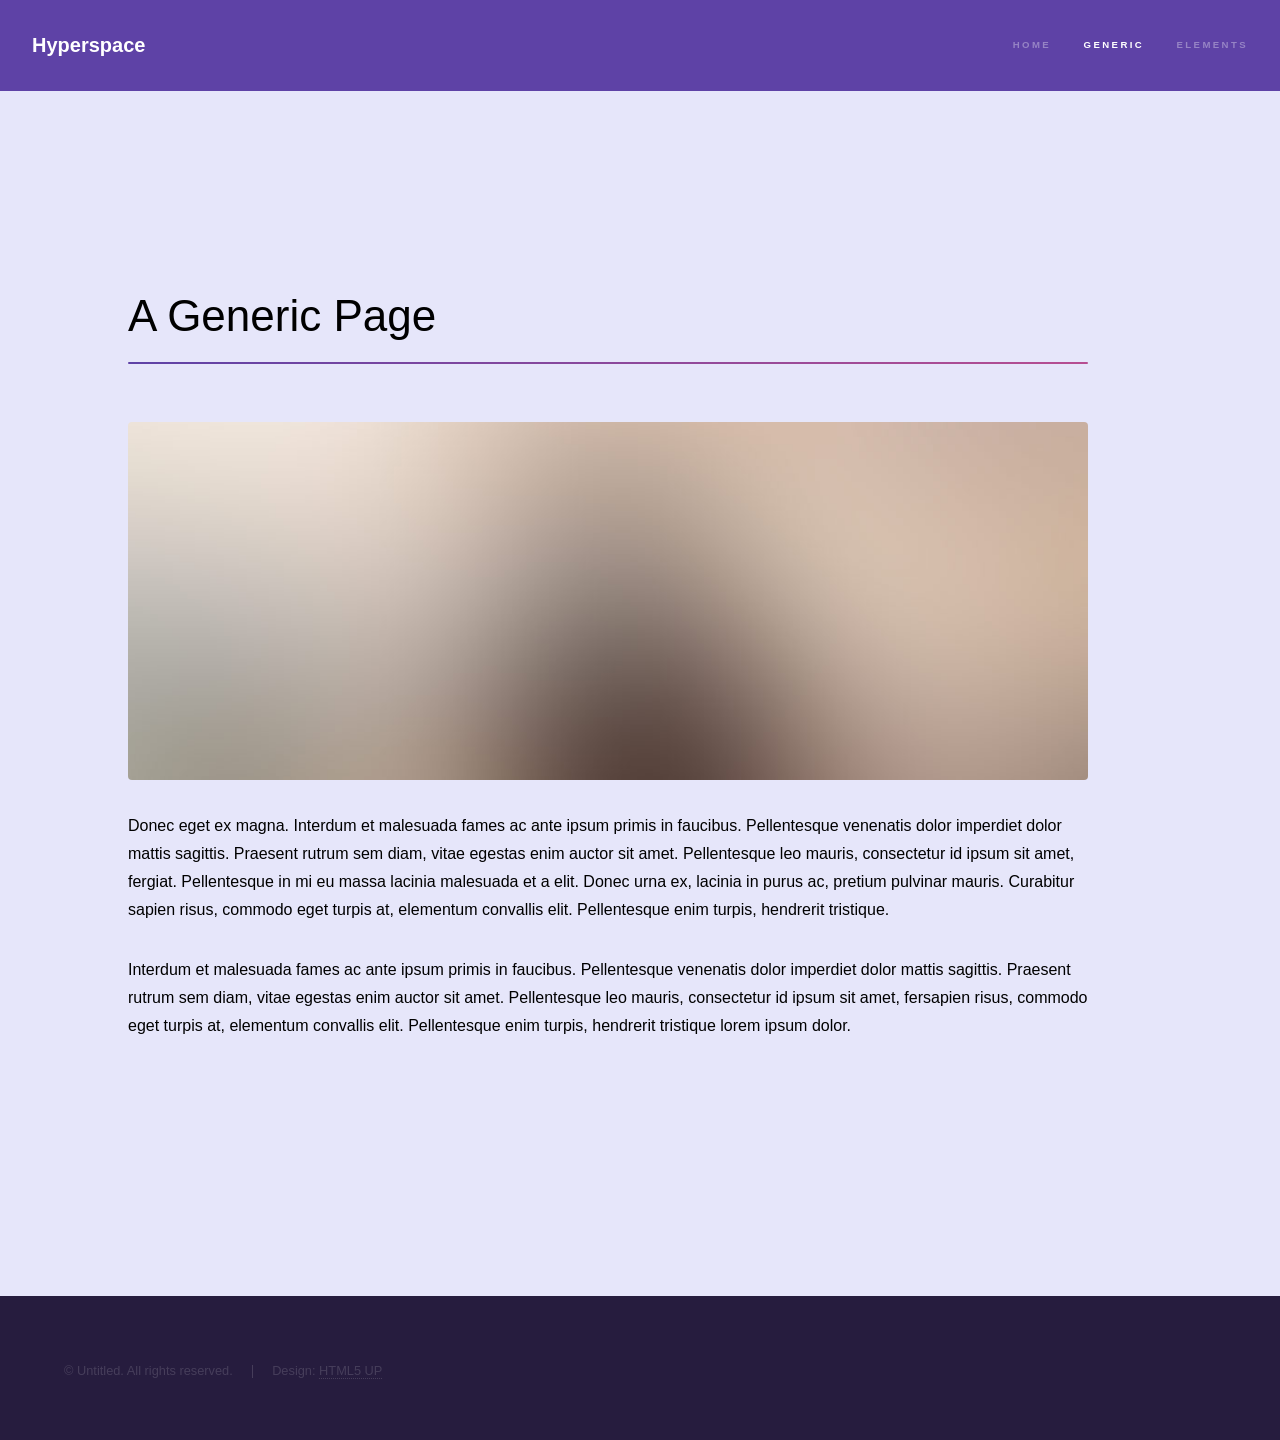
<file: admin/generic.html>
<!DOCTYPE HTML>
<!--
	Hyperspace by HTML5 UP
	html5up.net | @ajlkn
	Free for personal and commercial use under the CCA 3.0 license (html5up.net/license)
-->
<html>
	<head>
		<title>Generic - Hyperspace by HTML5 UP</title>
		<meta charset="utf-8" />
		<meta name="viewport" content="width=device-width, initial-scale=1" />
		<!--[if lte IE 8]><script src="assets/js/ie/html5shiv.js"></script><![endif]-->
		<link rel="stylesheet" href="assets/css/main.css" />
		<!--[if lte IE 9]><link rel="stylesheet" href="assets/css/ie9.css" /><![endif]-->
		<!--[if lte IE 8]><link rel="stylesheet" href="assets/css/ie8.css" /><![endif]-->
	</head>
	<body>

		<!-- Header -->
			<header id="header">
				<a href="index.html" class="title">Hyperspace</a>
				<nav>
					<ul>
						<li><a href="index.html">Home</a></li>
						<li><a href="generic.html" class="active">Generic</a></li>
						<li><a href="elements.html">Elements</a></li>
					</ul>
				</nav>
			</header>

		<!-- Wrapper -->
			<div id="wrapper">

				<!-- Main -->
					<section id="main" class="wrapper">
						<div class="inner">
							<h1 class="major">A Generic Page</h1>
							<span class="image fit"><img src="images/pic04.jpg" alt="" /></span>
							<p>Donec eget ex magna. Interdum et malesuada fames ac ante ipsum primis in faucibus. Pellentesque venenatis dolor imperdiet dolor mattis sagittis. Praesent rutrum sem diam, vitae egestas enim auctor sit amet. Pellentesque leo mauris, consectetur id ipsum sit amet, fergiat. Pellentesque in mi eu massa lacinia malesuada et a elit. Donec urna ex, lacinia in purus ac, pretium pulvinar mauris. Curabitur sapien risus, commodo eget turpis at, elementum convallis elit. Pellentesque enim turpis, hendrerit tristique.</p>
							<p>Interdum et malesuada fames ac ante ipsum primis in faucibus. Pellentesque venenatis dolor imperdiet dolor mattis sagittis. Praesent rutrum sem diam, vitae egestas enim auctor sit amet. Pellentesque leo mauris, consectetur id ipsum sit amet, fersapien risus, commodo eget turpis at, elementum convallis elit. Pellentesque enim turpis, hendrerit tristique lorem ipsum dolor.</p>
						</div>
					</section>

			</div>

		<!-- Footer -->
			<footer id="footer" class="wrapper alt">
				<div class="inner">
					<ul class="menu">
						<li>&copy; Untitled. All rights reserved.</li><li>Design: <a href="http://html5up.net">HTML5 UP</a></li>
					</ul>
				</div>
			</footer>

		<!-- Scripts -->
			<script src="assets/js/jquery.min.js"></script>
			<script src="assets/js/jquery.scrollex.min.js"></script>
			<script src="assets/js/jquery.scrolly.min.js"></script>
			<script src="assets/js/skel.min.js"></script>
			<script src="assets/js/util.js"></script>
			<!--[if lte IE 8]><script src="assets/js/ie/respond.min.js"></script><![endif]-->
			<script src="assets/js/main.js"></script>

	</body>
</html>
</file>
<file: admin/assets/css/ie9.css>
/*
	Hyperspace by HTML5 UP
	html5up.net | @ajlkn
	Free for personal and commercial use under the CCA 3.0 license (html5up.net/license)
*/

/* Type */

	h1.major:after {
		background: #b74e91;
	}

/* Wrapper */

	.wrapper.fullscreen {
		min-height: 0;
		padding-bottom: 6em;
		padding-top: 6em;
	}

		body.is-ie .wrapper.fullscreen {
			height: auto;
		}

/* Spotlights */

	.spotlights > section {
		padding-left: 20em;
		position: relative;
	}

		.spotlights > section > .image {
			height: 100%;
			left: 0;
			position: absolute;
			top: 0;
			width: 20em;
		}

		.spotlights > section > .content {
			width: 100%;
		}

/* Features */

	.features:after {
		clear: both;
		content: '';
		display: block;
	}

	.features section {
		float: left;
	}

/* Split */

	.split:after {
		clear: both;
		content: '';
		display: block;
	}

	.split > * {
		float: left;
	}

/* Sidebar */

	#sidebar nav a:after {
		background-color: #b74e91;
	}

/* Header */

	#header:after {
		clear: both;
		content: '';
		display: block;
	}

	#header > .title {
		float: left;
	}

	#header > nav {
		float: right;
	}
</file>
<file: admin/assets/css/ie8.css>
/*
	Hyperspace by HTML5 UP
	html5up.net | @ajlkn
	Free for personal and commercial use under the CCA 3.0 license (html5up.net/license)
*/

/* Type */

	body, input, select, textarea {
		color: #ffffff;
	}

/* Button */

	input[type="submit"],
	input[type="reset"],
	input[type="button"],
	button,
	.button {
		position: relative;
	}

		input[type="submit"]:after,
		input[type="reset"]:after,
		input[type="button"]:after,
		button:after,
		.button:after {
			display: none;
		}

/* Features */

	.features {
		border: solid 1px;
	}

/* Form */

	input[type="text"],
	input[type="password"],
	input[type="email"],
	input[type="tel"],
	select,
	textarea {
		background: transparent;
		border: solid 1px;
	}

/* Split */

	.split.style1 > :first-child {
		padding-right: 2em;
		width: 70%;
	}
</file>
<file: user/new_attemp/css/index-grid.css>
.fluid-span-1 {
  width: 6.5%;
}

.fluid-span-2 {
  width: 15%;
}

.fluid-span-3 {
  width: 23.5%;
}

.fluid-span-4 {
  width: 32%;
}

.fluid-span-5 {
  width: 40.5%;
}

.fluid-span-6 {
  width: 49%;
}

.fluid-span-7 {
  width: 57.5%;
}

.fluid-span-8 {
  width: 66%;
}

.fluid-span-9 {
  width: 74.5%;
}

.fluid-span-10 {
  width: 83%;
}

.fluid-span-11 {
  width: 91.5%;
}

.fluid-span-12 {
  width: 100%;
}

.fluid-offset-1 {
  margin-left: 8.5%;
}

.fluid-offset-2 {
  margin-left: 17%;
}

.fluid-offset-3 {
  margin-left: 25.5%;
}

.fluid-offset-4 {
  margin-left: 34%;
}

.fluid-offset-5 {
  margin-left: 42.5%;
}

.fluid-offset-6 {
  margin-left: 51%;
}

.fluid-offset-7 {
  margin-left: 59.5%;
}

.fluid-offset-8 {
  margin-left: 68%;
}

.fluid-offset-9 {
  margin-left: 76.5%;
}

.fluid-offset-10 {
  margin-left: 85%;
}

.fluid-offset-11 {
  margin-left: 93.5%;
}
</file>
<file: user/new_attemp/css/index.css>
body{height:100%;background:url('../images/backround-tra.png') rgb(255, 255, 255);background-repeat:no-repeat;background-size:contain;background-position:center center;font-size:1em;}

img{display:block;float:left;height:auto;margin-top:137px;overflow:hidden;}

.element{position:relative;float:left;background-repeat:no-repeat;}

._container{z-index:8;width:100%;height:276px;background-image:url('../images/he5-01.png');background-size:auto auto;background-position:center top;background-color:rgba(222, 222, 222, 0);}

._element{clear:both;z-index:9;width:80%;height:735px;margin:-24px 0 0 10.2631578947%;background-image:url('../images/main-div-2-01.png');background-position:center center;background-color:rgba(222, 222, 222, 0.97);}

.image-1{width:164px;margin-left:8.89474%;}

.image-2{width:197px;margin-left:2.5032899999%;}

.image-3{width:60px;margin-left:2.84211%;}

.image-4{width:160px;margin-left:3.44079%;}

.image-5{width:95px;margin-left:3.53701%;}

.image-6{width:247px;margin-left:3.27385%;}

.image-7{width:83px;margin-left:2.81086%;}

.image-8{width:95px;margin-left:4.74589%;}
</file>
<file: admin/assets/css/main.css>
@import url(font-awesome.min.css);

/*
	Hyperspace by HTML5 UP
	html5up.net | @ajlkn
	Free for personal and commercial use under the CCA 3.0 license (html5up.net/license)
*/

/* Reset */

	html, body, div, span, applet, object, iframe, h1, h2, h3, h4, h5, h6, p, blockquote, pre, a, abbr, acronym, address, big, cite, code, del, dfn, em, img, ins, kbd, q, s, samp, small, strike, strong, sub, sup, tt, var, b, u, i, center, dl, dt, dd, ol, ul, li, fieldset, form, label, legend, table, caption, tbody, tfoot, thead, tr, th, td, article, aside, canvas, details, embed, figure, figcaption, footer, header, hgroup, menu, nav, output, ruby, section, summary, time, mark, audio, video {
		margin: 0;
		padding: 0;
		border: 0;
		font-size: 100%;
		font: inherit;
		vertical-align: baseline;
	}

	article, aside, details, figcaption, figure, footer, header, hgroup, menu, nav, section {
		display: block;
	}

	body {
		line-height: 1;
	}

	ol, ul {
		list-style: none;
	}

	blockquote, q {
		quotes: none;
	}

	blockquote:before, blockquote:after, q:before, q:after {
		content: '';
		content: none;
	}

	table {
		border-collapse: collapse;
		border-spacing: 0;
	}

	body {
		-webkit-text-size-adjust: none;
	}

/* Box Model */

	*, *:before, *:after {
		-moz-box-sizing: border-box;
		-webkit-box-sizing: border-box;
		box-sizing: border-box;
	}

/* Grid */

	.row {
		border-bottom: solid 1px transparent;
		-moz-box-sizing: border-box;
		-webkit-box-sizing: border-box;
		box-sizing: border-box;
	}

	.row > * {
		float: left;
		-moz-box-sizing: border-box;
		-webkit-box-sizing: border-box;
		box-sizing: border-box;
	}

	.row:after, .row:before {
		content: '';
		display: block;
		clear: both;
		height: 0;
	}

	.row.uniform > * > :first-child {
		margin-top: 0;
	}

	.row.uniform > * > :last-child {
		margin-bottom: 0;
	}

	.row.\30 \25 > * {
		padding: 0 0 0 0em;
	}

	.row.\30 \25 {
		margin: 0 0 -1px 0em;
	}

	.row.uniform.\30 \25 > * {
		padding: 0em 0 0 0em;
	}

	.row.uniform.\30 \25 {
		margin: 0em 0 -1px 0em;
	}

	.row > * {
		padding: 0 0 0 1.5em;
	}

	.row {
		margin: 0 0 -1px -1.5em;
	}

	.row.uniform > * {
		padding: 1.5em 0 0 1.5em;
	}

	.row.uniform {
		margin: -1.5em 0 -1px -1.5em;
	}

	.row.\32 00\25 > * {
		padding: 0 0 0 3em;
	}

	.row.\32 00\25 {
		margin: 0 0 -1px -3em;
	}

	.row.uniform.\32 00\25 > * {
		padding: 3em 0 0 3em;
	}

	.row.uniform.\32 00\25 {
		margin: -3em 0 -1px -3em;
	}

	.row.\31 50\25 > * {
		padding: 0 0 0 2.25em;
	}

	.row.\31 50\25 {
		margin: 0 0 -1px -2.25em;
	}

	.row.uniform.\31 50\25 > * {
		padding: 2.25em 0 0 2.25em;
	}

	.row.uniform.\31 50\25 {
		margin: -2.25em 0 -1px -2.25em;
	}

	.row.\35 0\25 > * {
		padding: 0 0 0 0.75em;
	}

	.row.\35 0\25 {
		margin: 0 0 -1px -0.75em;
	}

	.row.uniform.\35 0\25 > * {
		padding: 0.75em 0 0 0.75em;
	}

	.row.uniform.\35 0\25 {
		margin: -0.75em 0 -1px -0.75em;
	}

	.row.\32 5\25 > * {
		padding: 0 0 0 0.375em;
	}

	.row.\32 5\25 {
		margin: 0 0 -1px -0.375em;
	}

	.row.uniform.\32 5\25 > * {
		padding: 0.375em 0 0 0.375em;
	}

	.row.uniform.\32 5\25 {
		margin: -0.375em 0 -1px -0.375em;
	}

	.\31 2u, .\31 2u\24 {
		width: 100%;
		clear: none;
		margin-left: 0;
	}

	.\31 1u, .\31 1u\24 {
		width: 91.6666666667%;
		clear: none;
		margin-left: 0;
	}

	.\31 0u, .\31 0u\24 {
		width: 83.3333333333%;
		clear: none;
		margin-left: 0;
	}

	.\39 u, .\39 u\24 {
		width: 75%;
		clear: none;
		margin-left: 0;
	}

	.\38 u, .\38 u\24 {
		width: 66.6666666667%;
		clear: none;
		margin-left: 0;
	}

	.\37 u, .\37 u\24 {
		width: 58.3333333333%;
		clear: none;
		margin-left: 0;
	}

	.\36 u, .\36 u\24 {
		width: 50%;
		clear: none;
		margin-left: 0;
	}

	.\35 u, .\35 u\24 {
		width: 41.6666666667%;
		clear: none;
		margin-left: 0;
	}

	.\34 u, .\34 u\24 {
		width: 33.3333333333%;
		clear: none;
		margin-left: 0;
	}

	.\33 u, .\33 u\24 {
		width: 25%;
		clear: none;
		margin-left: 0;
	}

	.\32 u, .\32 u\24 {
		width: 16.6666666667%;
		clear: none;
		margin-left: 0;
	}

	.\31 u, .\31 u\24 {
		width: 8.3333333333%;
		clear: none;
		margin-left: 0;
	}

	.\31 2u\24 + *,
	.\31 1u\24 + *,
	.\31 0u\24 + *,
	.\39 u\24 + *,
	.\38 u\24 + *,
	.\37 u\24 + *,
	.\36 u\24 + *,
	.\35 u\24 + *,
	.\34 u\24 + *,
	.\33 u\24 + *,
	.\32 u\24 + *,
	.\31 u\24 + * {
		clear: left;
	}

	.\-11u {
		margin-left: 91.66667%;
	}

	.\-10u {
		margin-left: 83.33333%;
	}

	.\-9u {
		margin-left: 75%;
	}

	.\-8u {
		margin-left: 66.66667%;
	}

	.\-7u {
		margin-left: 58.33333%;
	}

	.\-6u {
		margin-left: 50%;
	}

	.\-5u {
		margin-left: 41.66667%;
	}

	.\-4u {
		margin-left: 33.33333%;
	}

	.\-3u {
		margin-left: 25%;
	}

	.\-2u {
		margin-left: 16.66667%;
	}

	.\-1u {
		margin-left: 8.33333%;
	}

	@media screen and (max-width: 1680px) {

		.row > * {
			padding: 0 0 0 1.5em;
		}

		.row {
			margin: 0 0 -1px -1.5em;
		}

		.row.uniform > * {
			padding: 1.5em 0 0 1.5em;
		}

		.row.uniform {
			margin: -1.5em 0 -1px -1.5em;
		}

		.row.\32 00\25 > * {
			padding: 0 0 0 3em;
		}

		.row.\32 00\25 {
			margin: 0 0 -1px -3em;
		}

		.row.uniform.\32 00\25 > * {
			padding: 3em 0 0 3em;
		}

		.row.uniform.\32 00\25 {
			margin: -3em 0 -1px -3em;
		}

		.row.\31 50\25 > * {
			padding: 0 0 0 2.25em;
		}

		.row.\31 50\25 {
			margin: 0 0 -1px -2.25em;
		}

		.row.uniform.\31 50\25 > * {
			padding: 2.25em 0 0 2.25em;
		}

		.row.uniform.\31 50\25 {
			margin: -2.25em 0 -1px -2.25em;
		}

		.row.\35 0\25 > * {
			padding: 0 0 0 0.75em;
		}

		.row.\35 0\25 {
			margin: 0 0 -1px -0.75em;
		}

		.row.uniform.\35 0\25 > * {
			padding: 0.75em 0 0 0.75em;
		}

		.row.uniform.\35 0\25 {
			margin: -0.75em 0 -1px -0.75em;
		}

		.row.\32 5\25 > * {
			padding: 0 0 0 0.375em;
		}

		.row.\32 5\25 {
			margin: 0 0 -1px -0.375em;
		}

		.row.uniform.\32 5\25 > * {
			padding: 0.375em 0 0 0.375em;
		}

		.row.uniform.\32 5\25 {
			margin: -0.375em 0 -1px -0.375em;
		}

		.\31 2u\28xlarge\29, .\31 2u\24\28xlarge\29 {
			width: 100%;
			clear: none;
			margin-left: 0;
		}

		.\31 1u\28xlarge\29, .\31 1u\24\28xlarge\29 {
			width: 91.6666666667%;
			clear: none;
			margin-left: 0;
		}

		.\31 0u\28xlarge\29, .\31 0u\24\28xlarge\29 {
			width: 83.3333333333%;
			clear: none;
			margin-left: 0;
		}

		.\39 u\28xlarge\29, .\39 u\24\28xlarge\29 {
			width: 75%;
			clear: none;
			margin-left: 0;
		}

		.\38 u\28xlarge\29, .\38 u\24\28xlarge\29 {
			width: 66.6666666667%;
			clear: none;
			margin-left: 0;
		}

		.\37 u\28xlarge\29, .\37 u\24\28xlarge\29 {
			width: 58.3333333333%;
			clear: none;
			margin-left: 0;
		}

		.\36 u\28xlarge\29, .\36 u\24\28xlarge\29 {
			width: 50%;
			clear: none;
			margin-left: 0;
		}

		.\35 u\28xlarge\29, .\35 u\24\28xlarge\29 {
			width: 41.6666666667%;
			clear: none;
			margin-left: 0;
		}

		.\34 u\28xlarge\29, .\34 u\24\28xlarge\29 {
			width: 33.3333333333%;
			clear: none;
			margin-left: 0;
		}

		.\33 u\28xlarge\29, .\33 u\24\28xlarge\29 {
			width: 25%;
			clear: none;
			margin-left: 0;
		}

		.\32 u\28xlarge\29, .\32 u\24\28xlarge\29 {
			width: 16.6666666667%;
			clear: none;
			margin-left: 0;
		}

		.\31 u\28xlarge\29, .\31 u\24\28xlarge\29 {
			width: 8.3333333333%;
			clear: none;
			margin-left: 0;
		}

		.\31 2u\24\28xlarge\29 + *,
		.\31 1u\24\28xlarge\29 + *,
		.\31 0u\24\28xlarge\29 + *,
		.\39 u\24\28xlarge\29 + *,
		.\38 u\24\28xlarge\29 + *,
		.\37 u\24\28xlarge\29 + *,
		.\36 u\24\28xlarge\29 + *,
		.\35 u\24\28xlarge\29 + *,
		.\34 u\24\28xlarge\29 + *,
		.\33 u\24\28xlarge\29 + *,
		.\32 u\24\28xlarge\29 + *,
		.\31 u\24\28xlarge\29 + * {
			clear: left;
		}

		.\-11u\28xlarge\29 {
			margin-left: 91.66667%;
		}

		.\-10u\28xlarge\29 {
			margin-left: 83.33333%;
		}

		.\-9u\28xlarge\29 {
			margin-left: 75%;
		}

		.\-8u\28xlarge\29 {
			margin-left: 66.66667%;
		}

		.\-7u\28xlarge\29 {
			margin-left: 58.33333%;
		}

		.\-6u\28xlarge\29 {
			margin-left: 50%;
		}

		.\-5u\28xlarge\29 {
			margin-left: 41.66667%;
		}

		.\-4u\28xlarge\29 {
			margin-left: 33.33333%;
		}

		.\-3u\28xlarge\29 {
			margin-left: 25%;
		}

		.\-2u\28xlarge\29 {
			margin-left: 16.66667%;
		}

		.\-1u\28xlarge\29 {
			margin-left: 8.33333%;
		}

	}

	@media screen and (max-width: 1280px) {

		.row > * {
			padding: 0 0 0 1.5em;
		}

		.row {
			margin: 0 0 -1px -1.5em;
		}

		.row.uniform > * {
			padding: 1.5em 0 0 1.5em;
		}

		.row.uniform {
			margin: -1.5em 0 -1px -1.5em;
		}

		.row.\32 00\25 > * {
			padding: 0 0 0 3em;
		}

		.row.\32 00\25 {
			margin: 0 0 -1px -3em;
		}

		.row.uniform.\32 00\25 > * {
			padding: 3em 0 0 3em;
		}

		.row.uniform.\32 00\25 {
			margin: -3em 0 -1px -3em;
		}

		.row.\31 50\25 > * {
			padding: 0 0 0 2.25em;
		}

		.row.\31 50\25 {
			margin: 0 0 -1px -2.25em;
		}

		.row.uniform.\31 50\25 > * {
			padding: 2.25em 0 0 2.25em;
		}

		.row.uniform.\31 50\25 {
			margin: -2.25em 0 -1px -2.25em;
		}

		.row.\35 0\25 > * {
			padding: 0 0 0 0.75em;
		}

		.row.\35 0\25 {
			margin: 0 0 -1px -0.75em;
		}

		.row.uniform.\35 0\25 > * {
			padding: 0.75em 0 0 0.75em;
		}

		.row.uniform.\35 0\25 {
			margin: -0.75em 0 -1px -0.75em;
		}

		.row.\32 5\25 > * {
			padding: 0 0 0 0.375em;
		}

		.row.\32 5\25 {
			margin: 0 0 -1px -0.375em;
		}

		.row.uniform.\32 5\25 > * {
			padding: 0.375em 0 0 0.375em;
		}

		.row.uniform.\32 5\25 {
			margin: -0.375em 0 -1px -0.375em;
		}

		.\31 2u\28large\29, .\31 2u\24\28large\29 {
			width: 100%;
			clear: none;
			margin-left: 0;
		}

		.\31 1u\28large\29, .\31 1u\24\28large\29 {
			width: 91.6666666667%;
			clear: none;
			margin-left: 0;
		}

		.\31 0u\28large\29, .\31 0u\24\28large\29 {
			width: 83.3333333333%;
			clear: none;
			margin-left: 0;
		}

		.\39 u\28large\29, .\39 u\24\28large\29 {
			width: 75%;
			clear: none;
			margin-left: 0;
		}

		.\38 u\28large\29, .\38 u\24\28large\29 {
			width: 66.6666666667%;
			clear: none;
			margin-left: 0;
		}

		.\37 u\28large\29, .\37 u\24\28large\29 {
			width: 58.3333333333%;
			clear: none;
			margin-left: 0;
		}

		.\36 u\28large\29, .\36 u\24\28large\29 {
			width: 50%;
			clear: none;
			margin-left: 0;
		}

		.\35 u\28large\29, .\35 u\24\28large\29 {
			width: 41.6666666667%;
			clear: none;
			margin-left: 0;
		}

		.\34 u\28large\29, .\34 u\24\28large\29 {
			width: 33.3333333333%;
			clear: none;
			margin-left: 0;
		}

		.\33 u\28large\29, .\33 u\24\28large\29 {
			width: 25%;
			clear: none;
			margin-left: 0;
		}

		.\32 u\28large\29, .\32 u\24\28large\29 {
			width: 16.6666666667%;
			clear: none;
			margin-left: 0;
		}

		.\31 u\28large\29, .\31 u\24\28large\29 {
			width: 8.3333333333%;
			clear: none;
			margin-left: 0;
		}

		.\31 2u\24\28large\29 + *,
		.\31 1u\24\28large\29 + *,
		.\31 0u\24\28large\29 + *,
		.\39 u\24\28large\29 + *,
		.\38 u\24\28large\29 + *,
		.\37 u\24\28large\29 + *,
		.\36 u\24\28large\29 + *,
		.\35 u\24\28large\29 + *,
		.\34 u\24\28large\29 + *,
		.\33 u\24\28large\29 + *,
		.\32 u\24\28large\29 + *,
		.\31 u\24\28large\29 + * {
			clear: left;
		}

		.\-11u\28large\29 {
			margin-left: 91.66667%;
		}

		.\-10u\28large\29 {
			margin-left: 83.33333%;
		}

		.\-9u\28large\29 {
			margin-left: 75%;
		}

		.\-8u\28large\29 {
			margin-left: 66.66667%;
		}

		.\-7u\28large\29 {
			margin-left: 58.33333%;
		}

		.\-6u\28large\29 {
			margin-left: 50%;
		}

		.\-5u\28large\29 {
			margin-left: 41.66667%;
		}

		.\-4u\28large\29 {
			margin-left: 33.33333%;
		}

		.\-3u\28large\29 {
			margin-left: 25%;
		}

		.\-2u\28large\29 {
			margin-left: 16.66667%;
		}

		.\-1u\28large\29 {
			margin-left: 8.33333%;
		}

	}

	@media screen and (max-width: 980px) {

		.row > * {
			padding: 0 0 0 1.5em;
		}

		.row {
			margin: 0 0 -1px -1.5em;
		}

		.row.uniform > * {
			padding: 1.5em 0 0 1.5em;
		}

		.row.uniform {
			margin: -1.5em 0 -1px -1.5em;
		}

		.row.\32 00\25 > * {
			padding: 0 0 0 3em;
		}

		.row.\32 00\25 {
			margin: 0 0 -1px -3em;
		}

		.row.uniform.\32 00\25 > * {
			padding: 3em 0 0 3em;
		}

		.row.uniform.\32 00\25 {
			margin: -3em 0 -1px -3em;
		}

		.row.\31 50\25 > * {
			padding: 0 0 0 2.25em;
		}

		.row.\31 50\25 {
			margin: 0 0 -1px -2.25em;
		}

		.row.uniform.\31 50\25 > * {
			padding: 2.25em 0 0 2.25em;
		}

		.row.uniform.\31 50\25 {
			margin: -2.25em 0 -1px -2.25em;
		}

		.row.\35 0\25 > * {
			padding: 0 0 0 0.75em;
		}

		.row.\35 0\25 {
			margin: 0 0 -1px -0.75em;
		}

		.row.uniform.\35 0\25 > * {
			padding: 0.75em 0 0 0.75em;
		}

		.row.uniform.\35 0\25 {
			margin: -0.75em 0 -1px -0.75em;
		}

		.row.\32 5\25 > * {
			padding: 0 0 0 0.375em;
		}

		.row.\32 5\25 {
			margin: 0 0 -1px -0.375em;
		}

		.row.uniform.\32 5\25 > * {
			padding: 0.375em 0 0 0.375em;
		}

		.row.uniform.\32 5\25 {
			margin: -0.375em 0 -1px -0.375em;
		}

		.\31 2u\28medium\29, .\31 2u\24\28medium\29 {
			width: 100%;
			clear: none;
			margin-left: 0;
		}

		.\31 1u\28medium\29, .\31 1u\24\28medium\29 {
			width: 91.6666666667%;
			clear: none;
			margin-left: 0;
		}

		.\31 0u\28medium\29, .\31 0u\24\28medium\29 {
			width: 83.3333333333%;
			clear: none;
			margin-left: 0;
		}

		.\39 u\28medium\29, .\39 u\24\28medium\29 {
			width: 75%;
			clear: none;
			margin-left: 0;
		}

		.\38 u\28medium\29, .\38 u\24\28medium\29 {
			width: 66.6666666667%;
			clear: none;
			margin-left: 0;
		}

		.\37 u\28medium\29, .\37 u\24\28medium\29 {
			width: 58.3333333333%;
			clear: none;
			margin-left: 0;
		}

		.\36 u\28medium\29, .\36 u\24\28medium\29 {
			width: 50%;
			clear: none;
			margin-left: 0;
		}

		.\35 u\28medium\29, .\35 u\24\28medium\29 {
			width: 41.6666666667%;
			clear: none;
			margin-left: 0;
		}

		.\34 u\28medium\29, .\34 u\24\28medium\29 {
			width: 33.3333333333%;
			clear: none;
			margin-left: 0;
		}

		.\33 u\28medium\29, .\33 u\24\28medium\29 {
			width: 25%;
			clear: none;
			margin-left: 0;
		}

		.\32 u\28medium\29, .\32 u\24\28medium\29 {
			width: 16.6666666667%;
			clear: none;
			margin-left: 0;
		}

		.\31 u\28medium\29, .\31 u\24\28medium\29 {
			width: 8.3333333333%;
			clear: none;
			margin-left: 0;
		}

		.\31 2u\24\28medium\29 + *,
		.\31 1u\24\28medium\29 + *,
		.\31 0u\24\28medium\29 + *,
		.\39 u\24\28medium\29 + *,
		.\38 u\24\28medium\29 + *,
		.\37 u\24\28medium\29 + *,
		.\36 u\24\28medium\29 + *,
		.\35 u\24\28medium\29 + *,
		.\34 u\24\28medium\29 + *,
		.\33 u\24\28medium\29 + *,
		.\32 u\24\28medium\29 + *,
		.\31 u\24\28medium\29 + * {
			clear: left;
		}

		.\-11u\28medium\29 {
			margin-left: 91.66667%;
		}

		.\-10u\28medium\29 {
			margin-left: 83.33333%;
		}

		.\-9u\28medium\29 {
			margin-left: 75%;
		}

		.\-8u\28medium\29 {
			margin-left: 66.66667%;
		}

		.\-7u\28medium\29 {
			margin-left: 58.33333%;
		}

		.\-6u\28medium\29 {
			margin-left: 50%;
		}

		.\-5u\28medium\29 {
			margin-left: 41.66667%;
		}

		.\-4u\28medium\29 {
			margin-left: 33.33333%;
		}

		.\-3u\28medium\29 {
			margin-left: 25%;
		}

		.\-2u\28medium\29 {
			margin-left: 16.66667%;
		}

		.\-1u\28medium\29 {
			margin-left: 8.33333%;
		}

	}

	@media screen and (max-width: 736px) {

		.row > * {
			padding: 0 0 0 1.5em;
		}

		.row {
			margin: 0 0 -1px -1.5em;
		}

		.row.uniform > * {
			padding: 1.5em 0 0 1.5em;
		}

		.row.uniform {
			margin: -1.5em 0 -1px -1.5em;
		}

		.row.\32 00\25 > * {
			padding: 0 0 0 3em;
		}

		.row.\32 00\25 {
			margin: 0 0 -1px -3em;
		}

		.row.uniform.\32 00\25 > * {
			padding: 3em 0 0 3em;
		}

		.row.uniform.\32 00\25 {
			margin: -3em 0 -1px -3em;
		}

		.row.\31 50\25 > * {
			padding: 0 0 0 2.25em;
		}

		.row.\31 50\25 {
			margin: 0 0 -1px -2.25em;
		}

		.row.uniform.\31 50\25 > * {
			padding: 2.25em 0 0 2.25em;
		}

		.row.uniform.\31 50\25 {
			margin: -2.25em 0 -1px -2.25em;
		}

		.row.\35 0\25 > * {
			padding: 0 0 0 0.75em;
		}

		.row.\35 0\25 {
			margin: 0 0 -1px -0.75em;
		}

		.row.uniform.\35 0\25 > * {
			padding: 0.75em 0 0 0.75em;
		}

		.row.uniform.\35 0\25 {
			margin: -0.75em 0 -1px -0.75em;
		}

		.row.\32 5\25 > * {
			padding: 0 0 0 0.375em;
		}

		.row.\32 5\25 {
			margin: 0 0 -1px -0.375em;
		}

		.row.uniform.\32 5\25 > * {
			padding: 0.375em 0 0 0.375em;
		}

		.row.uniform.\32 5\25 {
			margin: -0.375em 0 -1px -0.375em;
		}

		.\31 2u\28small\29, .\31 2u\24\28small\29 {
			width: 100%;
			clear: none;
			margin-left: 0;
		}

		.\31 1u\28small\29, .\31 1u\24\28small\29 {
			width: 91.6666666667%;
			clear: none;
			margin-left: 0;
		}

		.\31 0u\28small\29, .\31 0u\24\28small\29 {
			width: 83.3333333333%;
			clear: none;
			margin-left: 0;
		}

		.\39 u\28small\29, .\39 u\24\28small\29 {
			width: 75%;
			clear: none;
			margin-left: 0;
		}

		.\38 u\28small\29, .\38 u\24\28small\29 {
			width: 66.6666666667%;
			clear: none;
			margin-left: 0;
		}

		.\37 u\28small\29, .\37 u\24\28small\29 {
			width: 58.3333333333%;
			clear: none;
			margin-left: 0;
		}

		.\36 u\28small\29, .\36 u\24\28small\29 {
			width: 50%;
			clear: none;
			margin-left: 0;
		}

		.\35 u\28small\29, .\35 u\24\28small\29 {
			width: 41.6666666667%;
			clear: none;
			margin-left: 0;
		}

		.\34 u\28small\29, .\34 u\24\28small\29 {
			width: 33.3333333333%;
			clear: none;
			margin-left: 0;
		}

		.\33 u\28small\29, .\33 u\24\28small\29 {
			width: 25%;
			clear: none;
			margin-left: 0;
		}

		.\32 u\28small\29, .\32 u\24\28small\29 {
			width: 16.6666666667%;
			clear: none;
			margin-left: 0;
		}

		.\31 u\28small\29, .\31 u\24\28small\29 {
			width: 8.3333333333%;
			clear: none;
			margin-left: 0;
		}

		.\31 2u\24\28small\29 + *,
		.\31 1u\24\28small\29 + *,
		.\31 0u\24\28small\29 + *,
		.\39 u\24\28small\29 + *,
		.\38 u\24\28small\29 + *,
		.\37 u\24\28small\29 + *,
		.\36 u\24\28small\29 + *,
		.\35 u\24\28small\29 + *,
		.\34 u\24\28small\29 + *,
		.\33 u\24\28small\29 + *,
		.\32 u\24\28small\29 + *,
		.\31 u\24\28small\29 + * {
			clear: left;
		}

		.\-11u\28small\29 {
			margin-left: 91.66667%;
		}

		.\-10u\28small\29 {
			margin-left: 83.33333%;
		}

		.\-9u\28small\29 {
			margin-left: 75%;
		}

		.\-8u\28small\29 {
			margin-left: 66.66667%;
		}

		.\-7u\28small\29 {
			margin-left: 58.33333%;
		}

		.\-6u\28small\29 {
			margin-left: 50%;
		}

		.\-5u\28small\29 {
			margin-left: 41.66667%;
		}

		.\-4u\28small\29 {
			margin-left: 33.33333%;
		}

		.\-3u\28small\29 {
			margin-left: 25%;
		}

		.\-2u\28small\29 {
			margin-left: 16.66667%;
		}

		.\-1u\28small\29 {
			margin-left: 8.33333%;
		}

	}

	@media screen and (max-width: 480px) {

		.row > * {
			padding: 0 0 0 1.5em;
		}

		.row {
			margin: 0 0 -1px -1.5em;
		}

		.row.uniform > * {
			padding: 1.5em 0 0 1.5em;
		}

		.row.uniform {
			margin: -1.5em 0 -1px -1.5em;
		}

		.row.\32 00\25 > * {
			padding: 0 0 0 3em;
		}

		.row.\32 00\25 {
			margin: 0 0 -1px -3em;
		}

		.row.uniform.\32 00\25 > * {
			padding: 3em 0 0 3em;
		}

		.row.uniform.\32 00\25 {
			margin: -3em 0 -1px -3em;
		}

		.row.\31 50\25 > * {
			padding: 0 0 0 2.25em;
		}

		.row.\31 50\25 {
			margin: 0 0 -1px -2.25em;
		}

		.row.uniform.\31 50\25 > * {
			padding: 2.25em 0 0 2.25em;
		}

		.row.uniform.\31 50\25 {
			margin: -2.25em 0 -1px -2.25em;
		}

		.row.\35 0\25 > * {
			padding: 0 0 0 0.75em;
		}

		.row.\35 0\25 {
			margin: 0 0 -1px -0.75em;
		}

		.row.uniform.\35 0\25 > * {
			padding: 0.75em 0 0 0.75em;
		}

		.row.uniform.\35 0\25 {
			margin: -0.75em 0 -1px -0.75em;
		}

		.row.\32 5\25 > * {
			padding: 0 0 0 0.375em;
		}

		.row.\32 5\25 {
			margin: 0 0 -1px -0.375em;
		}

		.row.uniform.\32 5\25 > * {
			padding: 0.375em 0 0 0.375em;
		}

		.row.uniform.\32 5\25 {
			margin: -0.375em 0 -1px -0.375em;
		}

		.\31 2u\28xsmall\29, .\31 2u\24\28xsmall\29 {
			width: 100%;
			clear: none;
			margin-left: 0;
		}

		.\31 1u\28xsmall\29, .\31 1u\24\28xsmall\29 {
			width: 91.6666666667%;
			clear: none;
			margin-left: 0;
		}

		.\31 0u\28xsmall\29, .\31 0u\24\28xsmall\29 {
			width: 83.3333333333%;
			clear: none;
			margin-left: 0;
		}

		.\39 u\28xsmall\29, .\39 u\24\28xsmall\29 {
			width: 75%;
			clear: none;
			margin-left: 0;
		}

		.\38 u\28xsmall\29, .\38 u\24\28xsmall\29 {
			width: 66.6666666667%;
			clear: none;
			margin-left: 0;
		}

		.\37 u\28xsmall\29, .\37 u\24\28xsmall\29 {
			width: 58.3333333333%;
			clear: none;
			margin-left: 0;
		}

		.\36 u\28xsmall\29, .\36 u\24\28xsmall\29 {
			width: 50%;
			clear: none;
			margin-left: 0;
		}

		.\35 u\28xsmall\29, .\35 u\24\28xsmall\29 {
			width: 41.6666666667%;
			clear: none;
			margin-left: 0;
		}

		.\34 u\28xsmall\29, .\34 u\24\28xsmall\29 {
			width: 33.3333333333%;
			clear: none;
			margin-left: 0;
		}

		.\33 u\28xsmall\29, .\33 u\24\28xsmall\29 {
			width: 25%;
			clear: none;
			margin-left: 0;
		}

		.\32 u\28xsmall\29, .\32 u\24\28xsmall\29 {
			width: 16.6666666667%;
			clear: none;
			margin-left: 0;
		}

		.\31 u\28xsmall\29, .\31 u\24\28xsmall\29 {
			width: 8.3333333333%;
			clear: none;
			margin-left: 0;
		}

		.\31 2u\24\28xsmall\29 + *,
		.\31 1u\24\28xsmall\29 + *,
		.\31 0u\24\28xsmall\29 + *,
		.\39 u\24\28xsmall\29 + *,
		.\38 u\24\28xsmall\29 + *,
		.\37 u\24\28xsmall\29 + *,
		.\36 u\24\28xsmall\29 + *,
		.\35 u\24\28xsmall\29 + *,
		.\34 u\24\28xsmall\29 + *,
		.\33 u\24\28xsmall\29 + *,
		.\32 u\24\28xsmall\29 + *,
		.\31 u\24\28xsmall\29 + * {
			clear: left;
		}

		.\-11u\28xsmall\29 {
			margin-left: 91.66667%;
		}

		.\-10u\28xsmall\29 {
			margin-left: 83.33333%;
		}

		.\-9u\28xsmall\29 {
			margin-left: 75%;
		}

		.\-8u\28xsmall\29 {
			margin-left: 66.66667%;
		}

		.\-7u\28xsmall\29 {
			margin-left: 58.33333%;
		}

		.\-6u\28xsmall\29 {
			margin-left: 50%;
		}

		.\-5u\28xsmall\29 {
			margin-left: 41.66667%;
		}

		.\-4u\28xsmall\29 {
			margin-left: 33.33333%;
		}

		.\-3u\28xsmall\29 {
			margin-left: 25%;
		}

		.\-2u\28xsmall\29 {
			margin-left: 16.66667%;
		}

		.\-1u\28xsmall\29 {
			margin-left: 8.33333%;
		}

	}

	@media screen and (max-width: 360px) {

		.row > * {
			padding: 0 0 0 1.5em;
		}

		.row {
			margin: 0 0 -1px -1.5em;
		}

		.row.uniform > * {
			padding: 1.5em 0 0 1.5em;
		}

		.row.uniform {
			margin: -1.5em 0 -1px -1.5em;
		}

		.row.\32 00\25 > * {
			padding: 0 0 0 3em;
		}

		.row.\32 00\25 {
			margin: 0 0 -1px -3em;
		}

		.row.uniform.\32 00\25 > * {
			padding: 3em 0 0 3em;
		}

		.row.uniform.\32 00\25 {
			margin: -3em 0 -1px -3em;
		}

		.row.\31 50\25 > * {
			padding: 0 0 0 2.25em;
		}

		.row.\31 50\25 {
			margin: 0 0 -1px -2.25em;
		}

		.row.uniform.\31 50\25 > * {
			padding: 2.25em 0 0 2.25em;
		}

		.row.uniform.\31 50\25 {
			margin: -2.25em 0 -1px -2.25em;
		}

		.row.\35 0\25 > * {
			padding: 0 0 0 0.75em;
		}

		.row.\35 0\25 {
			margin: 0 0 -1px -0.75em;
		}

		.row.uniform.\35 0\25 > * {
			padding: 0.75em 0 0 0.75em;
		}

		.row.uniform.\35 0\25 {
			margin: -0.75em 0 -1px -0.75em;
		}

		.row.\32 5\25 > * {
			padding: 0 0 0 0.375em;
		}

		.row.\32 5\25 {
			margin: 0 0 -1px -0.375em;
		}

		.row.uniform.\32 5\25 > * {
			padding: 0.375em 0 0 0.375em;
		}

		.row.uniform.\32 5\25 {
			margin: -0.375em 0 -1px -0.375em;
		}

		.\31 2u\28xxsmall\29, .\31 2u\24\28xxsmall\29 {
			width: 100%;
			clear: none;
			margin-left: 0;
		}

		.\31 1u\28xxsmall\29, .\31 1u\24\28xxsmall\29 {
			width: 91.6666666667%;
			clear: none;
			margin-left: 0;
		}

		.\31 0u\28xxsmall\29, .\31 0u\24\28xxsmall\29 {
			width: 83.3333333333%;
			clear: none;
			margin-left: 0;
		}

		.\39 u\28xxsmall\29, .\39 u\24\28xxsmall\29 {
			width: 75%;
			clear: none;
			margin-left: 0;
		}

		.\38 u\28xxsmall\29, .\38 u\24\28xxsmall\29 {
			width: 66.6666666667%;
			clear: none;
			margin-left: 0;
		}

		.\37 u\28xxsmall\29, .\37 u\24\28xxsmall\29 {
			width: 58.3333333333%;
			clear: none;
			margin-left: 0;
		}

		.\36 u\28xxsmall\29, .\36 u\24\28xxsmall\29 {
			width: 50%;
			clear: none;
			margin-left: 0;
		}

		.\35 u\28xxsmall\29, .\35 u\24\28xxsmall\29 {
			width: 41.6666666667%;
			clear: none;
			margin-left: 0;
		}

		.\34 u\28xxsmall\29, .\34 u\24\28xxsmall\29 {
			width: 33.3333333333%;
			clear: none;
			margin-left: 0;
		}

		.\33 u\28xxsmall\29, .\33 u\24\28xxsmall\29 {
			width: 25%;
			clear: none;
			margin-left: 0;
		}

		.\32 u\28xxsmall\29, .\32 u\24\28xxsmall\29 {
			width: 16.6666666667%;
			clear: none;
			margin-left: 0;
		}

		.\31 u\28xxsmall\29, .\31 u\24\28xxsmall\29 {
			width: 8.3333333333%;
			clear: none;
			margin-left: 0;
		}

		.\31 2u\24\28xxsmall\29 + *,
		.\31 1u\24\28xxsmall\29 + *,
		.\31 0u\24\28xxsmall\29 + *,
		.\39 u\24\28xxsmall\29 + *,
		.\38 u\24\28xxsmall\29 + *,
		.\37 u\24\28xxsmall\29 + *,
		.\36 u\24\28xxsmall\29 + *,
		.\35 u\24\28xxsmall\29 + *,
		.\34 u\24\28xxsmall\29 + *,
		.\33 u\24\28xxsmall\29 + *,
		.\32 u\24\28xxsmall\29 + *,
		.\31 u\24\28xxsmall\29 + * {
			clear: left;
		}

		.\-11u\28xxsmall\29 {
			margin-left: 91.66667%;
		}

		.\-10u\28xxsmall\29 {
			margin-left: 83.33333%;
		}

		.\-9u\28xxsmall\29 {
			margin-left: 75%;
		}

		.\-8u\28xxsmall\29 {
			margin-left: 66.66667%;
		}

		.\-7u\28xxsmall\29 {
			margin-left: 58.33333%;
		}

		.\-6u\28xxsmall\29 {
			margin-left: 50%;
		}

		.\-5u\28xxsmall\29 {
			margin-left: 41.66667%;
		}

		.\-4u\28xxsmall\29 {
			margin-left: 33.33333%;
		}

		.\-3u\28xxsmall\29 {
			margin-left: 25%;
		}

		.\-2u\28xxsmall\29 {
			margin-left: 16.66667%;
		}

		.\-1u\28xxsmall\29 {
			margin-left: 8.33333%;
		}

	}

/* Basic */

	@-ms-viewport {
		width: device-width;
	}

	body {
		-ms-overflow-style: scrollbar;
	}

	@media screen and (max-width: 480px) {

		html, body {
			min-width: 320px;
		}

	}

	body {

		background: lavender;
	}

		body.is-loading *, body.is-loading *:before, body.is-loading *:after {
			-moz-animation: none !important;
			-webkit-animation: none !important;
			-ms-animation: none !important;
			animation: none !important;
			-moz-transition: none !important;
			-webkit-transition: none !important;
			-ms-transition: none !important;
			transition: none !important;
		}

/* Type */

	body, input, select, textarea {
		color: black;
		font-family: Arial, Helvetica, sans-serif;
		font-size: 16.5pt;
		font-weight: normal;
		line-height: 1.75;
	}

		@media screen and (max-width: 1680px) {

			body, input, select, textarea {
				font-size: 13pt;
			}

		}

		@media screen and (max-width: 1280px) {

			body, input, select, textarea {
				font-size: 12pt;
			}

		}

		@media screen and (max-width: 360px) {

			body, input, select, textarea {
				font-size: 11pt;
			}

		}

	a {
		-moz-transition: color 0.2s ease, border-bottom-color 0.2s ease;
		-webkit-transition: color 0.2s ease, border-bottom-color 0.2s ease;
		-ms-transition: color 0.2s ease, border-bottom-color 0.2s ease;
		transition: color 0.2s ease, border-bottom-color 0.2s ease;
		border-bottom: dotted 1px rgba(255, 255, 255, 0.35);
		color: inherit;
		text-decoration: none;
	}

		a:hover {
			border-bottom-color: transparent;
			color: #ffffff;
		}

	strong, b {
		color: #ffffff;
		font-weight: bold;
	}

	em, i {
		font-style: italic;
	}

	p {
		margin: 0 0 2em 0;
	}

	h1, h2, h3, h4, h5, h6 {
		color: black;

		line-height: 1.5;
		margin: 0 0 0.5em 0;
	}

		h1 a, h2 a, h3 a, h4 a, h5 a, h6 a {
			color: inherit;
			text-decoration: none;
		}

	h1 {
		font-size: 2.75em;
	}

		h1.major {
			margin: 0 0 1.3em 0;
			position: relative;
			padding-bottom: 0.35em;
		}

			h1.major:after {
				background-image: -moz-linear-gradient(to right, #5e42a6, #b74e91);
				background-image: -webkit-linear-gradient(to right, #5e42a6, #b74e91);
				background-image: -ms-linear-gradient(to right, #5e42a6, #b74e91);
				background-image: linear-gradient(to right, #5e42a6, #b74e91);
				-moz-transition: max-width 0.2s ease;
				-webkit-transition: max-width 0.2s ease;
				-ms-transition: max-width 0.2s ease;
				transition: max-width 0.2s ease;
				border-radius: 0.2em;
				bottom: 0;
				content: '';
				height: 0.05em;
				position: absolute;
				right: 0;
				width: 100%;
			}

	h2 {
		font-size: 1.75em;
	}

	h3 {
		font-size: 1.1em;
	}

	h4 {
		font-size: 1em;
	}

	h5 {
		font-size: 0.8em;
	}

	h6 {
		font-size: 0.6em;
	}

	@media screen and (max-width: 736px) {

		h1 {
			font-size: 2em;
		}

		h2 {
			font-size: 1.25em;
		}

		h3 {
			font-size: 1em;
		}

		h4 {
			font-size: 0.8em;
		}

		h5 {
			font-size: 0.6em;
		}

		h6 {
			font-size: 0.6em;
		}

	}

	sub {
		font-size: 0.8em;
		position: relative;
		top: 0.5em;
	}

	sup {
		font-size: 0.8em;
		position: relative;
		top: -0.5em;
	}

	blockquote {
		border-left: solid 4px rgba(255, 255, 255, 0.15);
		font-style: italic;
		margin: 0 0 2em 0;
		padding: 0.5em 0 0.5em 2em;
	}

	code {
		background: rgba(255, 255, 255, 0.05);
		border-radius: 0.25em;
		border: solid 1px rgba(255, 255, 255, 0.15);
		font-family: "Courier New", monospace;
		font-size: 0.9em;
		margin: 0 0.25em;
		padding: 0.25em 0.65em;
	}

	pre {
		-webkit-overflow-scrolling: touch;
		font-family: "Courier New", monospace;
		font-size: 0.9em;
		margin: 0 0 2em 0;
	}

		pre code {
			display: block;
			line-height: 1.75em;
			padding: 1em 1.5em;
			overflow-x: auto;
		}

	hr {
		border: 0;
		border-bottom: solid 1px rgba(255, 255, 255, 0.15);
		margin: 2em 0;
	}

		hr.major {
			margin: 3em 0;
		}

	.align-left {
		text-align: left;
	}

	.align-center {
		text-align: center;
	}

	.align-right {
		text-align: right;
	}

/* Box */

	.box {
		border-radius: 0.25em;
		border: solid 1px rgba(255, 255, 255, 0.15);
		margin-bottom: 2em;
		padding: 1.5em;
	}

		.box > :last-child,
		.box > :last-child > :last-child,
		.box > :last-child > :last-child > :last-child {
			margin-bottom: 0;
		}

		.box.alt {
			border: 0;
			border-radius: 0;
			padding: 0;
		}

/* Button */

	input[type="submit"],
	input[type="reset"],
	input[type="button"],
	button,
	.button {
		-moz-appearance: none;
		-webkit-appearance: none;
		-ms-appearance: none;
		appearance: none;
		-moz-transition: border-color 0.2s ease;
		-webkit-transition: border-color 0.2s ease;
		-ms-transition: border-color 0.2s ease;
		transition: border-color 0.2s ease;
		background-color: transparent;
		border: solid 1px !important;
		border-color: rgba(255, 255, 255, 0.15) !important;
		border-radius: 3em;
		color: #ffffff !important;
		cursor: pointer;
		display: inline-block;
		font-size: 0.6em;
		font-weight: bold;
		height: calc(4.75em + 2px);
		letter-spacing: 0.25em;
		line-height: 4.75em;
		outline: 0;
		padding: 0 3.75em;
		position: relative;
		text-align: center;
		text-decoration: none;
		text-transform: uppercase;
		white-space: nowrap;
	}

		input[type="submit"]:after,
		input[type="reset"]:after,
		input[type="button"]:after,
		button:after,
		.button:after {
			-moz-transform: scale(0.25);
			-webkit-transform: scale(0.25);
			-ms-transform: scale(0.25);
			transform: scale(0.25);
			-moz-pointer-events: none;
			-webkit-pointer-events: none;
			-ms-pointer-events: none;
			pointer-events: none;
			-moz-transition: opacity 0.2s ease, -moz-transform 0.2s ease;
			-webkit-transition: opacity 0.2s ease, -webkit-transform 0.2s ease;
			-ms-transition: opacity 0.2s ease, -ms-transform 0.2s ease;
			transition: opacity 0.2s ease, transform 0.2s ease;
			background: #ffffff;
			border-radius: 3em;
			content: '';
			height: 100%;
			left: 0;
			opacity: 0;
			position: absolute;
			top: 0;
			width: 100%;
		}

		input[type="submit"].icon:before,
		input[type="reset"].icon:before,
		input[type="button"].icon:before,
		button.icon:before,
		.button.icon:before {
			margin-right: 0.75em;
		}

		input[type="submit"].fit,
		input[type="reset"].fit,
		input[type="button"].fit,
		button.fit,
		.button.fit {
			display: block;
			margin: 0 0 1em 0;
			width: 100%;
		}

		input[type="submit"].small,
		input[type="reset"].small,
		input[type="button"].small,
		button.small,
		.button.small {
			font-size: 0.4em;
		}

		input[type="submit"].big,
		input[type="reset"].big,
		input[type="button"].big,
		button.big,
		.button.big {
			font-size: 0.8em;
		}

		input[type="submit"].special,
		input[type="reset"].special,
		input[type="button"].special,
		button.special,
		.button.special {
			background-color: #ffffff;
			color: #312450 !important;
		}

			input[type="submit"].special:after,
			input[type="reset"].special:after,
			input[type="button"].special:after,
			button.special:after,
			.button.special:after {
				display: none;
			}

		input[type="submit"].disabled, input[type="submit"]:disabled,
		input[type="reset"].disabled,
		input[type="reset"]:disabled,
		input[type="button"].disabled,
		input[type="button"]:disabled,
		button.disabled,
		button:disabled,
		.button.disabled,
		.button:disabled {
			cursor: default;
			opacity: 0.5;
			-moz-pointer-events: none;
			-webkit-pointer-events: none;
			-ms-pointer-events: none;
			pointer-events: none;
		}

		input[type="submit"]:hover,
		input[type="reset"]:hover,
		input[type="button"]:hover,
		button:hover,
		.button:hover {
			border-color:  #b74e91 !important;
		}

			input[type="submit"]:hover:after,
			input[type="reset"]:hover:after,
			input[type="button"]:hover:after,
			button:hover:after,
			.button:hover:after {
				opacity: 0.05;
				-moz-transform: scale(1);
				-webkit-transform: scale(1);
				-ms-transform: scale(1);
				transform: scale(1);
			}

			input[type="submit"]:hover:active,
			input[type="reset"]:hover:active,
			input[type="button"]:hover:active,
			button:hover:active,
			.button:hover:active {
				border-color:  #b74e91 !important;
			}

				input[type="submit"]:hover:active:after,
				input[type="reset"]:hover:active:after,
				input[type="button"]:hover:active:after,
				button:hover:active:after,
				.button:hover:active:after {
					opacity: 0.1;
				}

/* Features */

	.features {
		display: -moz-flex;
		display: -webkit-flex;
		display: -ms-flex;
		display: flex;
		-moz-flex-wrap: wrap;
		-webkit-flex-wrap: wrap;
		-ms-flex-wrap: wrap;
		flex-wrap: wrap;
		border-radius: 0.25em;
		border: solid 1px rgba(255, 255, 255, 0.15);
		background: rgba(255, 255, 255, 0.05);
		margin: 0 0 2em 0;
	}

		.features section {
			padding: 3.5em 3em 1em 7em ;
			width: 50%;
			border-top: solid 1px rgba(255, 255, 255, 0.15);
			position: relative;
		}

			.features section:nth-child(-n + 2) {
				border-top-width: 0;
			}

			.features section:nth-child(2n) {
				border-left: solid 1px rgba(255, 255, 255, 0.15);
			}

			.features section .icon {
				-moz-transition: opacity 0.5s ease, -moz-transform 0.5s ease;
				-webkit-transition: opacity 0.5s ease, -webkit-transform 0.5s ease;
				-ms-transition: opacity 0.5s ease, -ms-transform 0.5s ease;
				transition: opacity 0.5s ease, transform 0.5s ease;
				-moz-transition-delay: 1s;
				-webkit-transition-delay: 1s;
				-ms-transition-delay: 1s;
				transition-delay: 1s;
				-moz-transform: scale(1);
				-webkit-transform: scale(1);
				-ms-transform: scale(1);
				transform: scale(1);
				position: absolute;
				left: 3em;
				top: 3em;
				opacity: 1;
			}

			.features section:nth-child(1) .icon {
				-moz-transition-delay: 0.15s;
				-webkit-transition-delay: 0.15s;
				-ms-transition-delay: 0.15s;
				transition-delay: 0.15s;
			}

			.features section:nth-child(2) .icon {
				-moz-transition-delay: 0.3s;
				-webkit-transition-delay: 0.3s;
				-ms-transition-delay: 0.3s;
				transition-delay: 0.3s;
			}

			.features section:nth-child(3) .icon {
				-moz-transition-delay: 0.45s;
				-webkit-transition-delay: 0.45s;
				-ms-transition-delay: 0.45s;
				transition-delay: 0.45s;
			}

			.features section:nth-child(4) .icon {
				-moz-transition-delay: 0.6s;
				-webkit-transition-delay: 0.6s;
				-ms-transition-delay: 0.6s;
				transition-delay: 0.6s;
			}

			.features section:nth-child(5) .icon {
				-moz-transition-delay: 0.75s;
				-webkit-transition-delay: 0.75s;
				-ms-transition-delay: 0.75s;
				transition-delay: 0.75s;
			}

			.features section:nth-child(6) .icon {
				-moz-transition-delay: 0.9s;
				-webkit-transition-delay: 0.9s;
				-ms-transition-delay: 0.9s;
				transition-delay: 0.9s;
			}

			.features section:nth-child(7) .icon {
				-moz-transition-delay: 1.05s;
				-webkit-transition-delay: 1.05s;
				-ms-transition-delay: 1.05s;
				transition-delay: 1.05s;
			}

			.features section:nth-child(8) .icon {
				-moz-transition-delay: 1.2s;
				-webkit-transition-delay: 1.2s;
				-ms-transition-delay: 1.2s;
				transition-delay: 1.2s;
			}

			.features section:nth-child(9) .icon {
				-moz-transition-delay: 1.35s;
				-webkit-transition-delay: 1.35s;
				-ms-transition-delay: 1.35s;
				transition-delay: 1.35s;
			}

			.features section:nth-child(10) .icon {
				-moz-transition-delay: 1.5s;
				-webkit-transition-delay: 1.5s;
				-ms-transition-delay: 1.5s;
				transition-delay: 1.5s;
			}

			.features section:nth-child(11) .icon {
				-moz-transition-delay: 1.65s;
				-webkit-transition-delay: 1.65s;
				-ms-transition-delay: 1.65s;
				transition-delay: 1.65s;
			}

			.features section:nth-child(12) .icon {
				-moz-transition-delay: 1.8s;
				-webkit-transition-delay: 1.8s;
				-ms-transition-delay: 1.8s;
				transition-delay: 1.8s;
			}

			.features section:nth-child(13) .icon {
				-moz-transition-delay: 1.95s;
				-webkit-transition-delay: 1.95s;
				-ms-transition-delay: 1.95s;
				transition-delay: 1.95s;
			}

			.features section:nth-child(14) .icon {
				-moz-transition-delay: 2.1s;
				-webkit-transition-delay: 2.1s;
				-ms-transition-delay: 2.1s;
				transition-delay: 2.1s;
			}

			.features section:nth-child(15) .icon {
				-moz-transition-delay: 2.25s;
				-webkit-transition-delay: 2.25s;
				-ms-transition-delay: 2.25s;
				transition-delay: 2.25s;
			}

			.features section:nth-child(16) .icon {
				-moz-transition-delay: 2.4s;
				-webkit-transition-delay: 2.4s;
				-ms-transition-delay: 2.4s;
				transition-delay: 2.4s;
			}

			.features section:nth-child(17) .icon {
				-moz-transition-delay: 2.55s;
				-webkit-transition-delay: 2.55s;
				-ms-transition-delay: 2.55s;
				transition-delay: 2.55s;
			}

			.features section:nth-child(18) .icon {
				-moz-transition-delay: 2.7s;
				-webkit-transition-delay: 2.7s;
				-ms-transition-delay: 2.7s;
				transition-delay: 2.7s;
			}

			.features section:nth-child(19) .icon {
				-moz-transition-delay: 2.85s;
				-webkit-transition-delay: 2.85s;
				-ms-transition-delay: 2.85s;
				transition-delay: 2.85s;
			}

			.features section:nth-child(20) .icon {
				-moz-transition-delay: 3.0s;
				-webkit-transition-delay: 3.0s;
				-ms-transition-delay: 3.0s;
				transition-delay: 3.0s;
			}

		.features.inactive section .icon {
			-moz-transform: scale(0.5);
			-webkit-transform: scale(0.5);
			-ms-transform: scale(0.5);
			transform: scale(0.5);
			opacity: 0;
		}

		@media screen and (max-width: 980px) {

			.features {
				display: block;
			}

				.features section {
					border-top-width: 1px !important;
					border-left-width: 0 !important;
					width: 100%;
				}

					.features section:first-child {
						border-top-width: 0 !important;
					}

		}

		@media screen and (max-width: 736px) {

			.features section {
				padding: 2.5em 1.5em 0.1em 5.5em ;
			}

				.features section .icon {
					left: 1.5em;
					top: 2em;
				}

		}

		@media screen and (max-width: 480px) {

			.features section {
				padding: 2em 1.5em 0.1em 1.5em ;
			}

				.features section .icon {
					left: 0;
					position: relative;
					top: 0;
				}

		}

/* Form */

	form {
		margin: 0 0 2em 0;
	}

		form .field {
			margin: 0 0 1em 0;
		}

			form .field.half {
				width: 50%;
				float: left;
				padding: 0 0 0 0.75em;
			}

				form .field.half.first {
					padding: 0 0.75em 0 0;
				}

		form > .actions {
			margin: 2em 0 0 0 !important;
		}

		@media screen and (max-width: 736px) {

			form .field.half {
				width: 100%;
				float: none;
				padding: 0;
			}

				form .field.half.first {
					padding: 0;
				}

		}

	label {
		color: #ffffff;
		font-weight: bold;
		line-height: 1.5;
		margin: 0 0 0.7em 0;
		display: block;
		font-size: 1.1em;
	}

	input[type="text"],
	input[type="password"],
	input[type="email"],
	input[type="tel"],
	input[type="number"],
	input[type="double"],
	select,
	textarea {
		-moz-appearance: none;
		-webkit-appearance: none;
		-ms-appearance: none;
		appearance: none;
		background: rgba(255, 255, 255, 0.05);
		border-radius: 0.25em;
		border: none;
		border: solid 1px rgba(0, 0, 0, 0.23);
		color: inherit;
		display: block;
		outline: 0;
		padding: 0 1em;
		text-decoration: none;
		width: 100%;
	}

		input[type="text"]:invalid,
		input[type="password"]:invalid,
		input[type="email"]:invalid,
		input[type="tel"]:invalid,
		input[type="number"]:invalid,
		input[type="double"]:invalid,
		select:invalid,
		textarea:invalid {
			box-shadow: none;
		}

		input[type="text"]:focus,
		input[type="password"]:focus,
		input[type="email"]:focus,
		input[type="tel"]:focus,
		input[type="number"]:focus,
		input[type="double"]:focus,
		select:focus,
		textarea:focus {
			border-color: #ffffff;
			box-shadow: 0 0 0 1px  #b74e91;
		}

	.select-wrapper {
		text-decoration: none;
		display: block;
		position: relative;
	}

		.select-wrapper:before {
			-moz-osx-font-smoothing: grayscale;
			-webkit-font-smoothing: antialiased;
			font-family: FontAwesome;
			font-style: normal;
			font-weight: normal;
			text-transform: none !important;
		}

		.select-wrapper:before {
			color: rgba(255, 255, 255, 0.15);
			content: '\f078';
			display: block;
			height: 2.75em;
			line-height: 2.75em;
			pointer-events: none;
			position: absolute;
			right: 0;
			text-align: center;
			top: 0;
			width: 2.75em;
		}

		.select-wrapper select::-ms-expand {
			display: none;
		}

	select option {
		background-color: #312450;
		color: #ffffff;
	}

	input[type="text"],
	input[type="password"],
	input[type="email"],
	input[type="number"],
	input[type="double"],
	select {
		height: 2.75em;
	}

	textarea {
		padding: 0.75em 1em;
	}

		body.is-ie textarea {
			min-height: 10em;
		}

	input[type="checkbox"],
	input[type="radio"] {
		-moz-appearance: none;
		-webkit-appearance: none;
		-ms-appearance: none;
		appearance: none;
		display: block;
		float: left;
		margin-right: -2em;
		opacity: 0;
		width: 1em;
		z-index: -1;
	}

		input[type="checkbox"] + label,
		input[type="radio"] + label {
			text-decoration: none;
			color: black;
			cursor: pointer;
			display: inline-block;
			font-size: 1em;
			font-weight: normal;
			padding-left: 2.4em;
			padding-right: 0.75em;
			position: relative;
		}

			input[type="checkbox"] + label:before,
			input[type="radio"] + label:before {
				-moz-osx-font-smoothing: grayscale;
				-webkit-font-smoothing: antialiased;
				font-family: FontAwesome;
				font-style: normal;
				font-weight: normal;
				text-transform: none !important;
			}

			input[type="checkbox"] + label:before,
			input[type="radio"] + label:before {
				background: rgba(255, 255, 255, 0.05);
				border-radius: 0.25em;
				border: solid 1px rgba(0, 0, 0, 0.23);
				content: '';
				display: inline-block;
				height: 1.65em;
				left: 0;
				line-height: 1.58125em;
				position: absolute;
				text-align: center;
				top: 0;
				width: 1.65em;
			}

		input[type="checkbox"]:checked + label:before,
		input[type="radio"]:checked + label:before {
			background: #ffffff;
			border-color: #ffffff;
			color: #b74e91;
			content: '\f00c';
		}

		input[type="checkbox"]:focus + label:before,
		input[type="radio"]:focus + label:before {
			border-color: #ffffff;
			box-shadow: 0 0 0 1px #b74e91;
		}

	input[type="checkbox"] + label:before {
		border-radius: 0.25em;
	}

	input[type="radio"] + label:before {
		border-radius: 100%;
	}

	::-webkit-input-placeholder {
		color:rgba(0, 0, 0, 0.35) !important;
		opacity: 1.0;
	}

	:-moz-placeholder {
		color: rgba(0, 0, 0, 0.35) !important;
		opacity: 1.0;
	}

	::-moz-placeholder {
		color: rgba(0, 0, 0, 0.35) !important;
		opacity: 1.0;
	}

	:-ms-input-placeholder {
		color: rgba(0, 0, 0, 0.35) !important;
		opacity: 1.0;
	}

	.formerize-placeholder {
		color: rgba(0, 0, 0, 0.35) !important;
		opacity: 1.0;
	}

/* Icon */

	.icon {
		text-decoration: none;
		border-bottom: none;
		position: relative;
	}

		.icon:before {
			-moz-osx-font-smoothing: grayscale;
			-webkit-font-smoothing: antialiased;
			font-family: FontAwesome;
			font-style: normal;
			font-weight: normal;
			text-transform: none !important;
		}

		.icon > .label {
			display: none;
		}

		.icon.major {
			width: 2.5em;
			height: 2.5em;
			display: block;
			background: #ffffff;
			border-radius: 100%;
			color: #312450;
			text-align: center;
			line-height: 2.5em;
			margin: 0 0 1.3em 0;
		}

			.icon.major:before {
				font-size: 1.25em;
			}

				.wrapper.style1 .icon.major:before {
					color: #5e42a6;
				}

				.wrapper.style1-alt .icon.major:before {
					color: #493382;
				}

				.wrapper.style2 .icon.major:before {
					color: #5052b5;
				}

				.wrapper.style2-alt .icon.major:before {
					color: #3e4094;
				}

				.wrapper.style3 .icon.major:before {
					color: #b74e91;
				}

				.wrapper.style3-alt .icon.major:before {
					color: #953d75;
				}

/* Image */

	.image {
		border-radius: 0.25em;
		border: 0;
		display: inline-block;
		position: relative;
	}

		.image img {
			border-radius: 0.25em;
			display: block;
		}

		.image.left, .image.right {
			max-width: 40%;
		}

			.image.left img, .image.right img {
				width: 100%;
			}

		.image.left {
			float: left;
			margin: 0 1.5em 1em 0;
			top: 0.25em;
		}

		.image.right {
			float: right;
			margin: 0 0 1em 1.5em;
			top: 0.25em;
		}

		.image.fit {
			display: block;
			margin: 0 0 2em 0;
			width: 100%;
		}

			.image.fit img {
				width: 100%;
			}

		.image.main {
			display: block;
			margin: 0 0 3em 0;
			width: 100%;
		}

			.image.main img {
				width: 100%;
			}

/* List */

	ol {
		list-style: decimal;
		margin: 0 0 2em 0;
		padding-left: 1.25em;
	}

		ol li {
			padding-left: 0.25em;
		}

	ul {
		list-style: disc;
		margin: 0 0 2em 0;
		padding-left: 1em;
	}

		ul li {
			padding-left: 0.5em;
		}

		ul.alt {
			list-style: none;
			padding-left: 0;
		}

			ul.alt li {
				border-top: solid 1px rgba(255, 255, 255, 0.15);
				padding: 0.5em 0;
			}

				ul.alt li:first-child {
					border-top: 0;
					padding-top: 0;
				}

		ul.icons {
			cursor: default;
			list-style: none;
			padding-left: 0;
		}

			ul.icons li {
				display: inline-block;
				padding: 0 0.75em 0 0;
			}

				ul.icons li:last-child {
					padding-right: 0;
				}

				ul.icons li > a, ul.icons li > span {
					border: 0;
					text-decoration: none;
				}

					ul.icons li > a:before, ul.icons li > span:before {
						-moz-osx-font-smoothing: grayscale;
						-webkit-font-smoothing: antialiased;
						font-family: FontAwesome;
						font-style: normal;
						font-weight: normal;
						text-transform: none !important;
					}

					ul.icons li > a .label, ul.icons li > span .label {
						display: none;
					}

		ul.actions {
			cursor: default;
			list-style: none;
			padding-left: 0;
		}

			ul.actions li {
				display: inline-block;
				padding: 0 1em 0 0;
				vertical-align: middle;
			}

				ul.actions li:last-child {
					padding-right: 0;
				}

			ul.actions.small li {
				padding: 0 0.5em 0 0;
			}

			ul.actions.vertical li {
				display: block;
				padding: 1em 0 0 0;
			}

				ul.actions.vertical li:first-child {
					padding-top: 0;
				}

				ul.actions.vertical li > * {
					margin-bottom: 0;
				}

			ul.actions.vertical.small li {
				padding: 0.5em 0 0 0;
			}

				ul.actions.vertical.small li:first-child {
					padding-top: 0;
				}

			ul.actions.fit {
				display: table;
				margin-left: -1em;
				padding: 0;
				table-layout: fixed;
				width: calc(100% + 1em);
			}

				ul.actions.fit li {
					display: table-cell;
					padding: 0 0 0 1em;
				}

					ul.actions.fit li > * {
						margin-bottom: 0;
					}

				ul.actions.fit.small {
					margin-left: -0.5em;
					width: calc(100% + 0.5em);
				}

					ul.actions.fit.small li {
						padding: 0 0 0 0.5em;
					}

			@media screen and (max-width: 480px) {

				ul.actions {
					margin: 0 0 2em 0;
				}

					ul.actions li {
						padding: 1em 0 0 0;
						display: block;
						text-align: center;
						width: 100%;
					}

						ul.actions li > * {
							width: 100%;
							margin: 0 !important;
						}

							ul.actions li > *.icon:before {
								margin-left: -2em;
							}

						ul.actions li .button {
							padding: 0;
						}

						ul.actions li:first-child {
							padding-top: 0;
						}

					ul.actions.small li {
						padding: 0.5em 0 0 0;
					}

						ul.actions.small li:first-child {
							padding-top: 0;
						}

			}

		ul.contact {
			list-style: none;
			padding: 0;
		}

			ul.contact > li {
				padding: 0;
				margin: 1.5em 0 0 0;
			}

				ul.contact > li:first-child {
					margin-top: 0;
				}

		ul.menu {
			list-style: none;
			padding: 0;
		}

			ul.menu > li {
				border-left: solid 1px rgba(255, 255, 255, 0.15);
				display: inline-block;
				line-height: 1;
				margin-left: 1.5em;
				padding: 0 0 0 1.5em;
			}

				ul.menu > li:first-child {
					border-left: 0;
					margin: 0;
					padding-left: 0;
				}

			@media screen and (max-width: 480px) {

				ul.menu > li {
					border-left: 0;
					display: block;
					line-height: inherit;
					margin: 0.5em 0 0 0;
					padding-left: 0;
				}

			}

	dl {
		margin: 0 0 2em 0;
	}

		dl dt {
			display: block;
			font-weight: bold;
			margin: 0 0 1em 0;
		}

		dl dd {
			margin-left: 2em;
		}

/* Section/Article */

	section.special, article.special {
		text-align: center;
	}

	header p {
		color: rgba(255, 255, 255, 0.35);
		position: relative;
		margin: 0 0 1.5em 0;
	}

	header h2 + p {
		font-size: 1.25em;
		margin-top: -1em;
		line-height: 1.5em;
	}

	header h3 + p {
		font-size: 1.1em;
		margin-top: -0.8em;
		line-height: 1.5em;
	}

	header h4 + p,
	header h5 + p,
	header h6 + p {
		font-size: 0.9em;
		margin-top: -0.6em;
		line-height: 1.5em;
	}

/* Split */

	.split {
		display: -moz-flex;
		display: -webkit-flex;
		display: -ms-flex;
		display: flex;
	}

		.split > * {
			width: calc(50% - 2.5em);
		}

		.split > :nth-child(2n - 1) {
			padding-right: 2.5em;
			border-right: solid 1px rgba(255, 255, 255, 0.15);
		}

		.split > :nth-child(2n) {
			padding-left: 2.5em;
		}

		.split.style1 > :nth-child(2n - 1) {
			width: calc(66.66666% - 2.5em);
		}

		.split.style1 > :nth-child(2n) {
			width: calc(33.33333% - 2.5em);
		}

		@media screen and (max-width: 1680px) {

			.split > * {
				width: calc(50% - 2em);
			}

			.split > :nth-child(2n - 1) {
				padding-right: 2em;
			}

			.split > :nth-child(2n) {
				padding-left: 2em;
			}

			.split.style1 > :nth-child(2n - 1) {
				width: calc(66.66666% - 2em);
			}

			.split.style1 > :nth-child(2n) {
				width: calc(33.33333% - 2em);
			}

		}

		@media screen and (max-width: 980px) {

			.split {
				display: block;
			}

				.split > * {
					border-top: solid 1px rgba(255, 255, 255, 0.15);
					margin: 4em 0 0 0;
					padding: 4em 0 0 0;
					width: 100% !important;
				}

				.split > :nth-child(2n - 1) {
					border-right: 0;
					padding-right: 0;
				}

				.split > :nth-child(2n) {
					padding-left: 0;
				}

				.split > :first-child {
					border-top: 0;
					margin-top: 0;
					padding-top: 0;
				}

		}

		@media screen and (max-width: 736px) {

			.split > * {
				margin: 3em 0 0 0;
				padding: 3em 0 0 0;
			}

		}

/* Spotlights */

	.spotlights > section {
		display: -moz-flex;
		display: -webkit-flex;
		display: -ms-flex;
		display: flex;
		-moz-flex-direction: row;
		-webkit-flex-direction: row;
		-ms-flex-direction: row;
		flex-direction: row;
		min-height: 22.5em;
	}

		body.is-ie .spotlights > section {
			min-height: 0;
		}

		.spotlights > section > .image {
			background-position: center center;
			background-size: cover;
			border-radius: 0;
			display: block;
			position: relative;
			width: 25em;
		}

			.spotlights > section > .image img {
				border-radius: 0;
				display: block;
			}

			.spotlights > section > .image:before {
				-moz-transition: opacity 1s ease;
				-webkit-transition: opacity 1s ease;
				-ms-transition: opacity 1s ease;
				transition: opacity 1s ease;
				background: rgba(49, 36, 80, 0.9);
				content: '';
				display: block;
				height: 100%;
				left: 0;
				opacity: 0;
				position: absolute;
				top: 0;
				width: 100%;
			}

		.spotlights > section > .content {
			padding: 4em 5em 2em 5em ;
			display: -moz-flex;
			display: -webkit-flex;
			display: -ms-flex;
			display: flex;
			-moz-flex-direction: column;
			-webkit-flex-direction: column;
			-ms-flex-direction: column;
			flex-direction: column;
			-moz-justify-content: center;
			-webkit-justify-content: center;
			-ms-justify-content: center;
			justify-content: center;
			width: 50em;
			-ms-flex: 1;
		}

			.spotlights > section > .content > .inner {
				-moz-transform: translateX(0) translateY(0);
				-webkit-transform: translateX(0) translateY(0);
				-ms-transform: translateX(0) translateY(0);
				transform: translateX(0) translateY(0);
				-moz-transition: opacity 1s ease, -moz-transform 1s ease;
				-webkit-transition: opacity 1s ease, -webkit-transform 1s ease;
				-ms-transition: opacity 1s ease, -ms-transform 1s ease;
				transition: opacity 1s ease, transform 1s ease;
				opacity: 1;
			}

		.spotlights > section:nth-child(2) {

		}

		.spotlights > section:nth-child(3) {
			background-color: rgba(0, 0, 0, 0.1);
		}

		.spotlights > section.inactive > .image:before, body.is-loading .spotlights > section > .image:before {
			opacity: 1;
		}

		.spotlights > section.inactive > .content > .inner, body.is-loading .spotlights > section > .content > .inner {
			-moz-transform: translateX(-1em);
			-webkit-transform: translateX(-1em);
			-ms-transform: translateX(-1em);
			transform: translateX(-1em);
			opacity: 0;
		}

		@media screen and (max-width: 1680px) {

			.spotlights > section > .content {
				padding: 4em 4em 2em 4em ;
			}

		}

		@media screen and (max-width: 980px) {

			.spotlights > section {
				display: block;
			}

				.spotlights > section > .image {
					width: 100%;
					height: 50vh;
				}

				.spotlights > section > .content {
					width: 100%;
				}

				.spotlights > section.inactive > .content > .inner, body.is-loading .spotlights > section > .content > .inner {
					-moz-transform: translateY(1em);
					-webkit-transform: translateY(1em);
					-ms-transform: translateY(1em);
					transform: translateY(1em);
				}

		}

		@media screen and (max-width: 736px) {

			.spotlights > section > .image {
				height: 50vh;
				min-height: 15em;
			}

			.spotlights > section > .content {
				padding: 3em 2em 1em 2em ;
			}

		}

/* Table */

	.table-wrapper {
		-webkit-overflow-scrolling: touch;
		overflow-x: auto;
	}

	table {
		margin: 0 0 2em 0;
		width: 100%;
	}

		table tbody tr {
			border: solid 1px rgba(0, 0, 0, 0.20);
			border-left: 0;
			border-right: 0;
		}

			/*table tbody tr:nth-child(2n + 1) {*/
				/*background-color: rgba(255, 255, 255, 0.05);*/
			/*}*/

		table td {
			padding: 0.75em 0.75em;
		}

		table th {
			color: black;
			font-size: 1em;
			font-weight: bold;
			padding: 0 0.75em 0.75em 0.75em;
			text-align: left;
		}

		table thead {
			border-bottom: solid 2px rgba(0, 0, 0, 0.15);
		}

		table tfoot {
			border-top: solid 2px rgba(255, 255, 255, 0.15);
		}

		table.alt {
			border-collapse: separate;
		}

			table.alt tbody tr td {
				border: solid 1px rgba(255, 255, 255, 0.15);
				border-left-width: 0;
				border-top-width: 0;
			}

				table.alt tbody tr td:first-child {
					border-left-width: 1px;
				}

			table.alt tbody tr:first-child td {
				border-top-width: 1px;
			}

			table.alt thead {
				border-bottom: 0;
			}

			table.alt tfoot {
				border-top: 0;
			}
			tbody tr:hover,tbody tr.alt:hover {
				color: #261F1D;
				background-color: white;
			}

/* Wrapper */

	.wrapper {
		position: relative;
	}

		.wrapper > .inner {
			padding: 5em 5em 3em 5em ;
			max-width: 100%;
			width: 75em;
		}

			@media screen and (max-width: 1680px) {

				.wrapper > .inner {
					padding: 4em 4em 2em 4em ;
				}

			}

			@media screen and (max-width: 1280px) {

				.wrapper > .inner {
					width: 100%;
				}

			}

			@media screen and (max-width: 736px) {

				.wrapper > .inner {
					padding: 3em 2em 1em 2em ;
				}

			}

		.wrapper.alt {
			background-color: #261c3e;
		}

		.wrapper.style1 {
			background-color: #5e42a6;
		}

		.wrapper.style1-alt {
			background-color: #493382;
		}

		.wrapper.style2 {
			background-color:inherit;
		}

		.wrapper.style2-alt {
			background-color: #3e4094;
		}

		.wrapper.style3 {
			background-color: #b74e91;
		}

		.wrapper.style3-alt {
			background-color: #953d75;
		}

		.wrapper.fullscreen {
			display: -moz-flex;
			display: -webkit-flex;
			display: -ms-flex;
			display: flex;
			-moz-flex-direction: column;
			-webkit-flex-direction: column;
			-ms-flex-direction: column;
			flex-direction: column;
			-moz-justify-content: center;
			-webkit-justify-content: center;
			-ms-justify-content: center;
			justify-content: center;
			min-height: 100vh;
		}

			body.is-ie .wrapper.fullscreen {
				height: 100vh;
			}

			@media screen and (max-width: 1280px) {

				.wrapper.fullscreen {
					min-height: calc(100vh - 2.5em);
				}

					body.is-ie .wrapper.fullscreen {
						height: calc(100vh - 2.5em);
					}

			}

			@media screen and (max-width: 736px) {

				.wrapper.fullscreen {
					padding: 2em 0;
					min-height: 0;
				}

					body.is-ie .wrapper.fullscreen {
						height: auto;
					}

			}

		.wrapper.fade-up > .inner {
			-moz-transform: translateY(0);
			-webkit-transform: translateY(0);
			-ms-transform: translateY(0);
			transform: translateY(0);
			-moz-transition: opacity 1s ease, -moz-transform 1s ease;
			-webkit-transition: opacity 1s ease, -webkit-transform 1s ease;
			-ms-transition: opacity 1s ease, -ms-transform 1s ease;
			transition: opacity 1s ease, transform 1s ease;
			opacity: 1.0;
		}

		.wrapper.fade-up.inactive > .inner, body.is-loading .wrapper.fade-up > .inner {
			opacity: 0;
			-moz-transform: translateY(1em);
			-webkit-transform: translateY(1em);
			-ms-transform: translateY(1em);
			transform: translateY(1em);
		}

		.wrapper.fade-down > .inner {
			-moz-transform: translateY(0);
			-webkit-transform: translateY(0);
			-ms-transform: translateY(0);
			transform: translateY(0);
			-moz-transition: opacity 1s ease, -moz-transform 1s ease;
			-webkit-transition: opacity 1s ease, -webkit-transform 1s ease;
			-ms-transition: opacity 1s ease, -ms-transform 1s ease;
			transition: opacity 1s ease, transform 1s ease;
			opacity: 1.0;
		}

		.wrapper.fade-down.inactive > .inner, body.is-loading .wrapper.fade-down > .inner {
			opacity: 0;
			-moz-transform: translateY(-1em);
			-webkit-transform: translateY(-1em);
			-ms-transform: translateY(-1em);
			transform: translateY(-1em);
		}

		.wrapper.fade > .inner {
			-moz-transition: opacity 1s ease;
			-webkit-transition: opacity 1s ease;
			-ms-transition: opacity 1s ease;
			transition: opacity 1s ease;
			opacity: 1.0;
		}

		.wrapper.fade.inactive > .inner, body.is-loading .wrapper.fade > .inner {
			opacity: 0;
		}

/* Header */

	#header {
		display: -moz-flex;
		display: -webkit-flex;
		display: -ms-flex;
		display: flex;
		background-color: #5e42a6;
		cursor: default;
		padding: 1.75em 2em;
	}

		#header > .title {
			border: 0;
			color: #ffffff;
			display: block;
			font-size: 1.25em;
			font-weight: bold;
		}

		#header > nav {
			-moz-flex: 1;
			-webkit-flex: 1;
			-ms-flex: 1;
			flex: 1;
			text-align: right;
		}

			#header > nav > ul {
				margin: 0;
				padding: 0;
			}

				#header > nav > ul > li {
					display: inline-block;
					margin-left: 1.75em;
					padding: 0;
					vertical-align: middle;
				}

					#header > nav > ul > li:first-child {
						margin-left: 0;
					}

					#header > nav > ul > li a {
						border: 0;
						color: rgba(255, 255, 255, 0.35);
						display: inline-block;
						font-size: 0.6em;
						font-weight: bold;
						letter-spacing: 0.25em;
						text-transform: uppercase;
					}

						#header > nav > ul > li a:hover {
							color: rgba(255, 255, 255, 0.55);
						}

						#header > nav > ul > li a.active {
							color: #ffffff;
						}

		@media screen and (max-width: 736px) {

			#header {
				padding: 1em 2em;
			}

		}

		@media screen and (max-width: 480px) {

			#header {
				display: block;
				padding: 0 2em;
				text-align: left;
			}

				#header .title {
					font-size: 1.25em;
					padding: 1em 0;
				}

				#header > nav {
					border-top: solid 1px rgba(255, 255, 255, 0.15);
					text-align: inherit;
				}

					#header > nav > ul > li {
						margin-left: 1.5em;
					}

						#header > nav > ul > li a {
							height: 6em;
							line-height: 6em;
						}

		}

/* Wrapper (main) */

	#sidebar + #wrapper {
		margin-left: 18em;
	}

		@media screen and (max-width: 1280px) {

			#sidebar + #wrapper {
				margin-left: 0;
				padding-top: 3.5em;
			}

		}

		@media screen and (max-width: 736px) {

			#sidebar + #wrapper {
				padding-top: 0;
			}

		}

	#header + #wrapper > .wrapper > .inner {
		margin: 0 auto;
	}

/* Footer */

	#sidebar + #wrapper + #footer {
		margin-left: 18em;
	}

		@media screen and (max-width: 1280px) {

			#sidebar + #wrapper + #footer {
				margin-left: 0;
			}

		}

	#footer > .inner a {
		border-bottom-color: rgba(255, 255, 255, 0.15);
	}

		#footer > .inner a:hover {
			border-bottom-color: transparent;
		}

	#footer > .inner .menu {
		font-size: 0.8em;
		color: rgba(255, 255, 255, 0.15);
	}

	#header + #wrapper + #footer > .inner {
		margin: 0 auto;
	}

/* Sidebar */

	#sidebar {
		padding: 2.5em 2.5em 0.5em 2.5em ;
		background: lavender;
		cursor: default;
		height: 80vh;
		left: 0;
		overflow-x: hidden;
		overflow-y: auto;
		position: fixed;
		text-align: right;
		top: 0;
		width: 18em;
		z-index: 10000;
		margin-top: 20vh;
	}

		#sidebar > .inner {
			display: -moz-flex;
			display: -webkit-flex;
			display: -ms-flex;
			display: flex;
			-moz-flex-direction: column;
			-webkit-flex-direction: column;
			-ms-flex-direction: column;
			flex-direction: column;
			-moz-justify-content: center;
			-webkit-justify-content: center;
			-ms-justify-content: center;
			justify-content: center;
			-moz-transform: translateY(0);
			-webkit-transform: translateY(0);
			-ms-transform: translateY(0);
			transform: translateY(0);
			-moz-transition: opacity 1s ease;
			-webkit-transition: opacity 1s ease;
			-ms-transition: opacity 1s ease;
			transition: opacity 1s ease;
			min-height: 100%;
			opacity: 1;
			width: 100%;
		}

			body.is-ie #sidebar > .inner {
				height: 100%;
			}

		#sidebar nav > ul {
			list-style: none;
			padding: 0;
		}

			#sidebar nav > ul > li {
				-moz-transform: translateY(0);
				-webkit-transform: translateY(0);
				-ms-transform: translateY(0);
				transform: translateY(0);
				-moz-transition: opacity 0.15s ease, -moz-transform 0.75s ease;
				-webkit-transition: opacity 0.15s ease, -webkit-transform 0.75s ease;
				-ms-transition: opacity 0.15s ease, -ms-transform 0.75s ease;
				transition: opacity 0.15s ease, transform 0.75s ease;
				margin: 1.5em 0 0 0;
				opacity: 1;
				padding: 0;
				position: relative;
			}

				#sidebar nav > ul > li:first-child {
					margin: 0;
				}

				#sidebar nav > ul > li:nth-child(1) {
					-moz-transition-delay: 0.45s;
					-webkit-transition-delay: 0.45s;
					-ms-transition-delay: 0.45s;
					transition-delay: 0.45s;
				}

				#sidebar nav > ul > li:nth-child(2) {
					-moz-transition-delay: 0.65s;
					-webkit-transition-delay: 0.65s;
					-ms-transition-delay: 0.65s;
					transition-delay: 0.65s;
				}

				#sidebar nav > ul > li:nth-child(3) {
					-moz-transition-delay: 0.85s;
					-webkit-transition-delay: 0.85s;
					-ms-transition-delay: 0.85s;
					transition-delay: 0.85s;
				}

				#sidebar nav > ul > li:nth-child(4) {
					-moz-transition-delay: 1.05s;
					-webkit-transition-delay: 1.05s;
					-ms-transition-delay: 1.05s;
					transition-delay: 1.05s;
				}

				#sidebar nav > ul > li:nth-child(5) {
					-moz-transition-delay: 1.25s;
					-webkit-transition-delay: 1.25s;
					-ms-transition-delay: 1.25s;
					transition-delay: 1.25s;
				}

				#sidebar nav > ul > li:nth-child(6) {
					-moz-transition-delay: 1.45s;
					-webkit-transition-delay: 1.45s;
					-ms-transition-delay: 1.45s;
					transition-delay: 1.45s;
				}

				#sidebar nav > ul > li:nth-child(7) {
					-moz-transition-delay: 1.65s;
					-webkit-transition-delay: 1.65s;
					-ms-transition-delay: 1.65s;
					transition-delay: 1.65s;
				}

				#sidebar nav > ul > li:nth-child(8) {
					-moz-transition-delay: 1.85s;
					-webkit-transition-delay: 1.85s;
					-ms-transition-delay: 1.85s;
					transition-delay: 1.85s;
				}

				#sidebar nav > ul > li:nth-child(9) {
					-moz-transition-delay: 2.05s;
					-webkit-transition-delay: 2.05s;
					-ms-transition-delay: 2.05s;
					transition-delay: 2.05s;
				}

				#sidebar nav > ul > li:nth-child(10) {
					-moz-transition-delay: 2.25s;
					-webkit-transition-delay: 2.25s;
					-ms-transition-delay: 2.25s;
					transition-delay: 2.25s;
				}

				#sidebar nav > ul > li:nth-child(11) {
					-moz-transition-delay: 2.45s;
					-webkit-transition-delay: 2.45s;
					-ms-transition-delay: 2.45s;
					transition-delay: 2.45s;
				}

				#sidebar nav > ul > li:nth-child(12) {
					-moz-transition-delay: 2.65s;
					-webkit-transition-delay: 2.65s;
					-ms-transition-delay: 2.65s;
					transition-delay: 2.65s;
				}

				#sidebar nav > ul > li:nth-child(13) {
					-moz-transition-delay: 2.85s;
					-webkit-transition-delay: 2.85s;
					-ms-transition-delay: 2.85s;
					transition-delay: 2.85s;
				}

				#sidebar nav > ul > li:nth-child(14) {
					-moz-transition-delay: 3.05s;
					-webkit-transition-delay: 3.05s;
					-ms-transition-delay: 3.05s;
					transition-delay: 3.05s;
				}

				#sidebar nav > ul > li:nth-child(15) {
					-moz-transition-delay: 3.25s;
					-webkit-transition-delay: 3.25s;
					-ms-transition-delay: 3.25s;
					transition-delay: 3.25s;
				}

				#sidebar nav > ul > li:nth-child(16) {
					-moz-transition-delay: 3.45s;
					-webkit-transition-delay: 3.45s;
					-ms-transition-delay: 3.45s;
					transition-delay: 3.45s;
				}

				#sidebar nav > ul > li:nth-child(17) {
					-moz-transition-delay: 3.65s;
					-webkit-transition-delay: 3.65s;
					-ms-transition-delay: 3.65s;
					transition-delay: 3.65s;
				}

				#sidebar nav > ul > li:nth-child(18) {
					-moz-transition-delay: 3.85s;
					-webkit-transition-delay: 3.85s;
					-ms-transition-delay: 3.85s;
					transition-delay: 3.85s;
				}

				#sidebar nav > ul > li:nth-child(19) {
					-moz-transition-delay: 4.05s;
					-webkit-transition-delay: 4.05s;
					-ms-transition-delay: 4.05s;
					transition-delay: 4.05s;
				}

				#sidebar nav > ul > li:nth-child(20) {
					-moz-transition-delay: 4.25s;
					-webkit-transition-delay: 4.25s;
					-ms-transition-delay: 4.25s;
					transition-delay: 4.25s;
				}

		#sidebar nav a {
			-moz-transition: color 0.2s ease;
			-webkit-transition: color 0.2s ease;
			-ms-transition: color 0.2s ease;
			transition: color 0.2s ease;
			border: 0;
			color: black;
			display: block;
			font-size: 0.6em;
			font-weight: bold;
			letter-spacing: 0.25em;
			line-height: 1.75;
			outline: 0;
			padding: 1.35em 0;
			position: relative;
			text-decoration: none;
			text-transform: uppercase;
		}

			#sidebar nav a:before, #sidebar nav a:after {
				border-radius: 0.2em;
				bottom: 0;
				content: '';
				height: 0.2em;
				position: absolute;
				right: 0;
				width: 100%;
			}

			#sidebar nav a:before {
				background: #3c2c62;
			}

			#sidebar nav a:after {
				background-image: -moz-linear-gradient(to right, #5e42a6, #b74e91);
				background-image: -webkit-linear-gradient(to right, #5e42a6, #b74e91);
				background-image: -ms-linear-gradient(to right, #5e42a6, #b74e91);
				background-image: linear-gradient(to right, #5e42a6, #b74e91);
				-moz-transition: max-width 0.2s ease;
				-webkit-transition: max-width 0.2s ease;
				-ms-transition: max-width 0.2s ease;
				transition: max-width 0.2s ease;
				max-width: 0;
			}

			#sidebar nav a:hover {
				color: #b97ebf;
			}

			#sidebar nav a.active {
				color: #b97ebf;
			}

				#sidebar nav a.active:after {
					max-width: 100%;
				}

		body.is-loading #sidebar > .inner {
			opacity: 0;
		}

		body.is-loading #sidebar nav ul li {
			-moz-transform: translateY(2em);
			-webkit-transform: translateY(2em);
			-ms-transform: translateY(2em);
			transform: translateY(2em);
			opacity: 0;
		}

		@media screen and (max-width: 1280px) {

			#sidebar {
				height: 3.5em;
				left: 0;
				line-height: 3.5em;
				overflow: hidden;
				padding: 0;
				text-align: center;
				top: 0;
				margin-top: 10vh;
				width: 100%;
			}

				#sidebar > .inner {
					-moz-flex-direction: row;
					-webkit-flex-direction: row;
					-ms-flex-direction: row;
					flex-direction: row;
					-moz-align-items: stretch;
					-webkit-align-items: stretch;
					-ms-align-items: stretch;
					align-items: stretch;
					height: inherit;
					line-height: inherit;
				}

				#sidebar nav {
					height: inherit;
					line-height: inherit;
				}

					#sidebar nav ul {
						display: -moz-flex;
						display: -webkit-flex;
						display: -ms-flex;
						display: flex;
						height: inherit;
						line-height: inherit;
						margin: 0;
					}

						#sidebar nav ul li {
							display: block;
							height: inherit;
							line-height: inherit;
							margin: 0 0 0 2em;
							padding: 0;
						}

					#sidebar nav a {
						height: inherit;
						line-height: inherit;
						padding: 0;
					}

						#sidebar nav a:after {
							background-image: none;
							background-color: #b74e91;
						}

		}

		@media screen and (max-width: 736px) {

			#sidebar {
				display: none;
			}

		}

/* Intro */

	#intro {
		background-attachment: fixed;
		background-image: url("images/intro.svg");
		background-position: top right;
		background-repeat: no-repeat;
		background-size: 100% 100%;
	}

		#intro p {
			font-size: 1.25em;
		}

			@media screen and (max-width: 980px) {

				#intro p br {
					display: none;
				}

			}

			@media screen and (max-width: 736px) {

				#intro p {
					font-size: 1em;
				}

			}

		@media screen and (max-width: 1280px) {

			#intro {
				background-attachment: scroll;
			}

		}

#wrapper{
	margin-left: 5%;
	margin-right: 10%;
	margin-top: 10%;
	margin-bottom: 15%;
}
.list_of_books .pager{
	margin-bottom: 2%;
}
.list_of_books .pager .page-number{
	background-color: rgba(185, 126, 191, 0.42);
	color:white;
	padding: 5px 5px 5px 5px;
	margin-left: 1px;
}
.list_of_books .pager .page-number:hover{
	color:black;
}

.error {color: #FF0000;}

.new_book_body{
	margin-left: 5%;
	margin-right: 10%;
	margin-bottom: 15%;
}
hr{
	border: 1pt solid #b74e91;
}

.size_of_keyword{
	width:50%;
}

/*img{*/
	/*width:200px;*/
	/*height:200px;*/

/*}*/

.keywords_table{
	/*height: 100%;*/
  	width: 100%;
}


.keywords_table td{
	width: 25%;
  	padding-left: 0%;
  	margin: 0% 0% 0% 0%;
  	text-align: left;
  		padding-bottom: 1%;

}

.keywords_table td label{
	font-size: 18px;

}
.keywords_table tr:hover{
	background-color: none;
}
</file>
<file: user/new_attemp/css/standardize.css>
/*! normalize.css v2.1.0 | MIT License | git.io/normalize */

/* ==========================================================================
   HTML5 display definitions
   ========================================================================== */

/**
 * Correct `block` display not defined in IE 8/9.
 */

article,
aside,
details,
figcaption,
figure,
footer,
header,
hgroup,
main,
nav,
section,
summary {
    display: block;
}

/**
 * Correct `inline-block` display not defined in IE 8/9.
 */

audio,
canvas,
video {
    display: inline-block;
}

/**
 * Prevent modern browsers from displaying `audio` without controls.
 * Remove excess height in iOS 5 devices.
 */

audio:not([controls]) {
    display: none;
    height: 0;
}

/**
 * Address styling not present in IE 8/9.
 */

[hidden] {
    display: none;
}

/* ==========================================================================
   Base
   ========================================================================== */

/**
 * 1. Set default font family to sans-serif.
 * 2. Prevent iOS text size adjust after orientation change, without disabling
 *    user zoom.
 * 3. Ensure that the HTML is always 100% height. This fixed body height issues in Chrome for example.
 */

html {
    font-family: sans-serif; /* 1 */
    -webkit-text-size-adjust: 100%; /* 2 */
    -ms-text-size-adjust: 100%; /* 2 */
    min-height: 100%;
}

/**
 * Remove default margin.
 */

body {
    margin: 0;
}

/* ==========================================================================
   Links
   ========================================================================== */

/**
 * Address `outline` inconsistency between Chrome and other browsers.
 */

a:focus {
    outline: thin dotted;
}

/**
 * Improve readability when focused and also mouse hovered in all browsers.
 */

a:active,
a:hover {
    outline: 0;
}

/* ==========================================================================
   Typography
   ========================================================================== */

/**
 * Address variable `h1` font-size and margin within `section` and `article`
 * contexts in Firefox 4+, Safari 5, and Chrome.
 */

h1 {
    font-size: 2em;
    margin: 0.67em 0;
}

/**
 * Address styling not present in IE 8/9, Safari 5, and Chrome.
 */

abbr[title] {
    border-bottom: 1px dotted;
}

/**
 * Address style set to `bolder` in Firefox 4+, Safari 5, and Chrome.
 */

b,
strong {
    font-weight: bold;
}

/**
 * Address styling not present in Safari 5 and Chrome.
 */

dfn {
    font-style: italic;
}

/**
 * Address differences between Firefox and other browsers.
 */

hr {
    -moz-box-sizing: content-box;
    box-sizing: content-box;
    height: 0;
}

/**
 * Address styling not present in IE 8/9.
 */

mark {
    background: #ff0;
    color: #000;
}

/**
 * Correct font family set oddly in Safari 5 and Chrome.
 */

code,
kbd,
pre,
samp {
    font-family: monospace, serif;
    font-size: 1em;
}

/**
 * Improve readability of pre-formatted text in all browsers.
 */

pre {
    white-space: pre-wrap;
}

/**
 * Set consistent quote types.
 */

q {
    quotes: "\201C" "\201D" "\2018" "\2019";
}

/**
 * Address inconsistent and variable font size in all browsers.
 */

small {
    font-size: 80%;
}

/**
 * Prevent `sub` and `sup` affecting `line-height` in all browsers.
 */

sub,
sup {
    font-size: 75%;
    line-height: 0;
    position: relative;
    vertical-align: baseline;
}

sup {
    top: -0.5em;
}

sub {
    bottom: -0.25em;
}

/* ==========================================================================
   Embedded content
   ========================================================================== */

/**
 * Remove border when inside `a` element in IE 8/9.
 */

img {
    border: 0;
}

/**
 * Correct overflow displayed oddly in IE 9.
 */

svg:not(:root) {
    overflow: hidden;
}

/* ==========================================================================
   Figures
   ========================================================================== */

/**
 * Address margin not present in IE 8/9 and Safari 5.
 */

figure {
    margin: 0;
}

/* ==========================================================================
   Forms
   ========================================================================== */

/**
 * Define consistent border, margin, and padding.
 */
fieldset {
    margin: 0 2px;
    padding: 0.35em 0.625em 0.75em;
}

/**
 * 1. Correct `color` not being inherited in IE 8/9.
 * 2. Remove padding so people aren't caught out if they zero out fieldsets.
 */

legend {
    border: 0; /* 1 */
    padding: 0; /* 2 */
}

/**
 * 1. Correct font family not being inherited in all browsers.
 * 2. Correct font size not being inherited in all browsers.
 * 3. Address margins set differently in Firefox 4+, Safari 5, and Chrome.
 */

button,
input,
select,
textarea {
    font-family: inherit; /* 1 */
    font-size: 100%; /* 2 */
    font-weight: inherit; /* 1 */
    margin: 0; /* 3 */
    padding: 0;
}

/**
 * Remove the default button background color that browsers set
 */

button {
    background: transparent;
}

/**
 * Address Firefox 4+ setting `line-height` on `input` using `!important` in
 * the UA stylesheet.
 */

button,
input {
    line-height: normal;
}

/**
 * Address inconsistent `text-transform` inheritance for `button` and `select`.
 * All other form control elements do not inherit `text-transform` values.
 * Correct `button` style inheritance in Chrome, Safari 5+, and IE 8+.
 * Correct `select` style inheritance in Firefox 4+ and Opera.
 */

button,
select {
    text-transform: none;
}

/**
 * Make sure selects don't get the default browser styles.
 */
select {
  -webkit-appearance: none;
}


/**
 * 1. Avoid the WebKit bug in Android 4.0.* where (2) destroys native `audio`
 *    and `video` controls.
 * 2. Correct inability to style clickable `input` types in iOS.
 * 3. Improve usability and consistency of cursor style between image-type
 *    `input` and others.
 */

button,
html input[type="button"], /* 1 */
input[type="reset"],
input[type="submit"] {
    -webkit-appearance: button; /* 2 */
    cursor: pointer; /* 3 */
}

/**
 * Re-set default cursor for disabled elements.
 */

button[disabled],
html input[disabled] {
    cursor: default;
}

/**
 * 1. Address box sizing set to `content-box` in IE 8/9.
 * 2. Remove excess padding in IE 8/9.
 */

input[type="checkbox"],
input[type="radio"] {
    box-sizing: border-box; /* 1 */
    padding: 0; /* 2 */
}

/**
 * 1. Address `appearance` set to `searchfield` in Safari 5 and Chrome.
 * 2. Address `box-sizing` set to `border-box` in Safari 5 and Chrome
 *    (include `-moz` to future-proof).
 */

input[type="search"] {
    -webkit-appearance: textfield; /* 1 */
    -moz-box-sizing: content-box;
    -webkit-box-sizing: content-box; /* 2 */
    box-sizing: content-box;
}

/**
 * Remove inner padding and search cancel button in Safari 5 and Chrome
 * on OS X.
 */

input[type="search"]::-webkit-search-cancel-button,
input[type="search"]::-webkit-search-decoration {
    -webkit-appearance: none;
}

/**
 * Remove inner padding and border in Firefox 4+.
 */

button::-moz-focus-inner,
input::-moz-focus-inner {
    border: 0;
    padding: 0;
}

/**
 * 1. Remove default vertical scrollbar in IE 8/9.
 * 2. Improve readability and alignment in all browsers.
 * 3. Disable resizing by default.
 */

textarea {
    overflow: auto; /* 1 */
    vertical-align: top; /* 2 */
    resize: none; /* 3 */
}

/* ==========================================================================
   Tables
   ========================================================================== */

/**
 * Remove most spacing between table cells.
 */

table {
    border-collapse: collapse;
    border-spacing: 0;
}



html, body, div, span, applet, object, iframe,
h1, h2, h3, h4, h5, h6, p, blockquote, pre,
a, abbr, acronym, address, big, cite, code,
del, dfn, em, font, img, ins, kbd, q, s, samp,
small, strike, strong, sub, sup, tt, var,
dl, dt, dd, ol, ul, li,
fieldset, form, label, legend,
table, caption, tbody, tfoot, thead, tr, th, td {
  margin: 0;
  padding: 0;
  border: 0;
  outline: 0;
  font-weight: inherit;
  font-style: inherit;
  font-size: 100%;
  font-family: inherit;
  vertical-align: baseline;
}
/* remember to define focus styles! */
:focus {
  outline: 0;
}
body {
  line-height: 1;
  color: black;
  background: white;
}
ol, ul, li {
  list-style: none;
}
/* tables still need 'cellspacing="0"' in the markup */
table {
  border-collapse: separate;
  border-spacing: 0;
}
caption, th, td {
  text-align: left;
  font-weight: normal;
}
blockquote:before, blockquote:after,
q:before, q:after {
  content: "";
}
blockquote, q {
  quotes: "" "";
}
a,
a:hover,
a:visited {
  text-decoration: none;
}
button,
input,
fieldset,
textarea,
select {
  font-size: inherit;
  color: inherit;
  border: none;
  border-radius: 0;
}
img {
  width: 100%;
  height: auto;
}
.clearfix:before, .clearfix:after { content: ""; display: table; }
.clearfix:after { clear: both; }
.clearfix { *zoom: 1; }

* {
  -moz-box-sizing: border-box;
  box-sizing: border-box;
}
</file>
